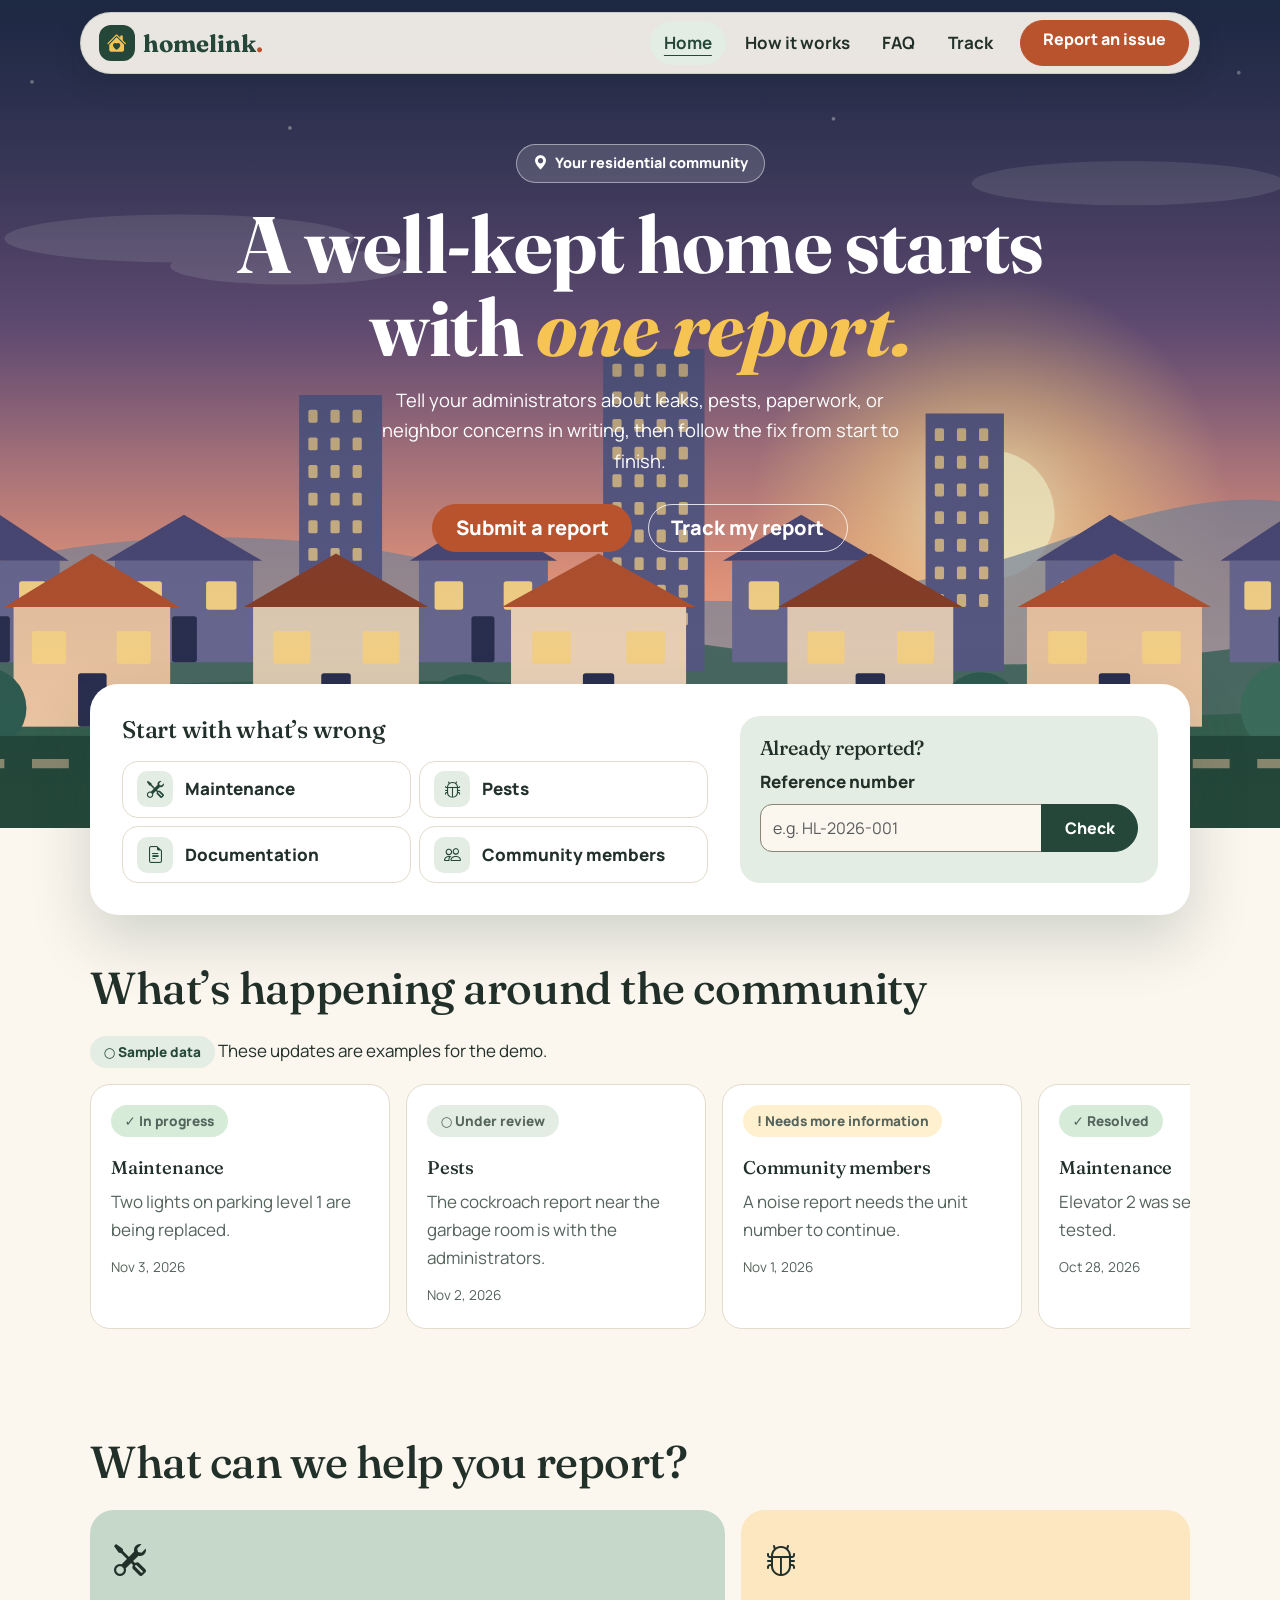
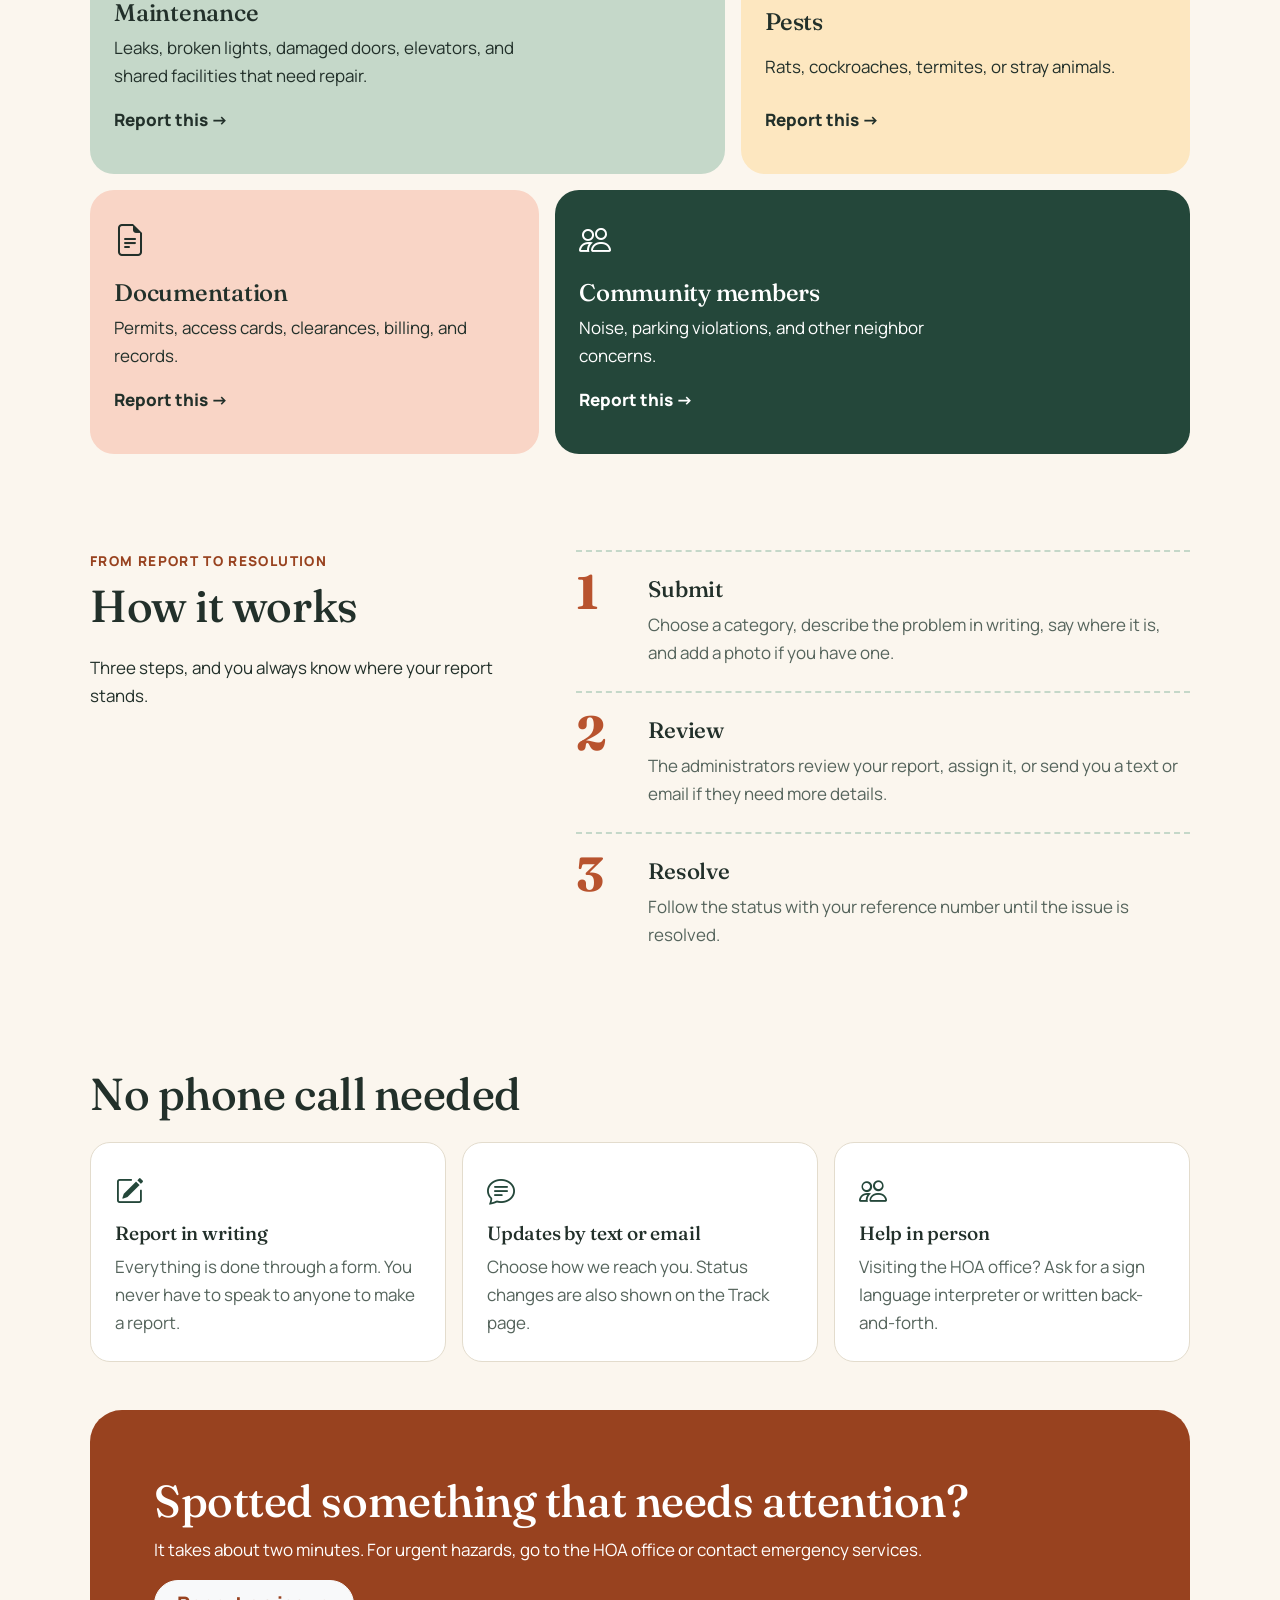
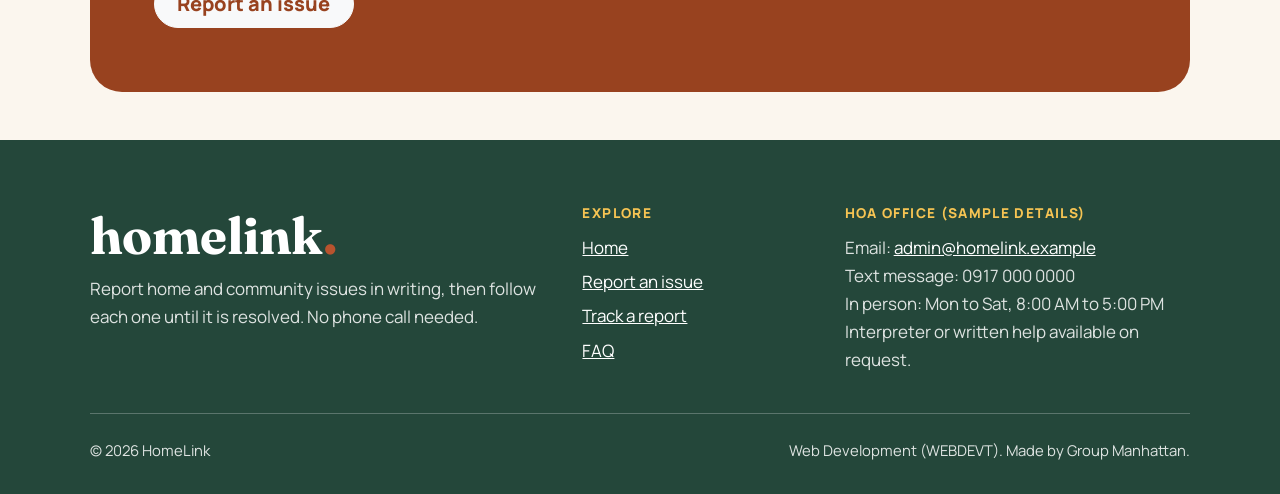
<file: index.html>
<!doctype html>
<html lang="en">
<head>
    <meta charset="utf-8">
    <meta name="viewport" content="width=device-width, initial-scale=1">
    <meta name="theme-color" content="#24473a">
    <meta name="description" content="Report maintenance, pest, documentation, and community concerns to your residential administrators in writing and track them.">
    <title>HomeLink | Report and track community issues</title>

    <link href="https://cdn.jsdelivr.net/npm/bootstrap@5.3.3/dist/css/bootstrap.min.css" rel="stylesheet" integrity="sha384-QWTKZyjpPEjISv5WaRU9OFeRpok6YctnYmDr5pNlyT2bRjXh0JMhjY6hW+ALEwIH" crossorigin="anonymous">
    <link rel="stylesheet" href="https://cdn.jsdelivr.net/npm/bootstrap-icons@1.11.3/font/bootstrap-icons.min.css">
    <link rel="preconnect" href="https://fonts.googleapis.com">
    <link rel="preconnect" href="https://fonts.gstatic.com" crossorigin>
    <link href="https://fonts.googleapis.com/css2?family=Fraunces:ital,opsz,wght@0,9..144,600;0,9..144,700;1,9..144,600&family=Manrope:wght@400;500;600;700;800&display=swap" rel="stylesheet">
    <link rel="stylesheet" href="styles/base.css">
    <link rel="stylesheet" href="styles/home.css">
    <script src="scripts/menu.js" defer></script>
    <script src="scripts/report-lookup.js" defer></script>
</head>
<body>
    <a class="skip-link" href="#main">Skip to main content</a>

    <header class="site-header">
        <nav class="navbar navbar-expand-md" aria-label="Main">
            <a class="navbar-brand" href="index.html" aria-label="HomeLink home page">
                <span class="brand-mark" aria-hidden="true"><i class="bi bi-house-heart-fill"></i></span>
                <span class="brand-name">homelink<span class="brand-period">.</span></span>
            </a>
            <button class="navbar-toggler border-0" type="button" aria-label="Open navigation menu" aria-expanded="false" aria-controls="site-navigation">
                <span class="navbar-toggler-icon" aria-hidden="true"></span>
            </button>
            <ul class="navbar-nav navbar-collapse collapse ms-md-auto justify-content-md-end align-items-md-center gap-md-1" id="site-navigation">
                <li class="nav-item"><a class="nav-link" href="index.html" aria-current="page">Home</a></li>
                <li class="nav-item"><a class="nav-link" href="index.html#how-it-works">How it works</a></li>
                <li class="nav-item"><a class="nav-link" href="faq.html">FAQ</a></li>
                <li class="nav-item"><a class="nav-link" href="track.html">Track</a></li>
                <li class="nav-item"><a class="btn btn-clay ms-md-2" href="report.html">Report an issue</a></li>
            </ul>
        </nav>
    </header>

    <main id="main">
        <section class="hero" id="home" aria-labelledby="hero-title">
            <figure class="hero-figure">
                <img src="assets/hero.svg" alt="Illustration of a residential neighborhood at sunset: rows of houses with warm glowing windows, apartment towers behind them, and trees along a quiet street under a pink and orange sky." width="1600" height="900">
            </figure>
            <p class="hero-badge"><i class="bi bi-geo-alt-fill" aria-hidden="true"></i> Your residential community</p>
            <h1 class="hero-title" id="hero-title">A well-kept home starts with <em>one report.</em></h1>
            <p class="hero-copy">Tell your administrators about leaks, pests, paperwork, or neighbor concerns in writing, then follow the fix from start to finish.</p>
            <p class="hero-actions">
                <a class="btn btn-clay btn-lg" href="report.html">Submit a report</a>
                <a class="btn btn-ghost btn-lg" href="track.html">Track my report</a>
            </p>
        </section>

        <section class="quick" aria-labelledby="quick-title">
            <h2 id="quick-title">Start with what’s wrong</h2>
            <ul class="chips">
                <li><a href="report.html?category=Maintenance"><i class="bi bi-tools" aria-hidden="true"></i>Maintenance</a></li>
                <li><a href="report.html?category=Pests"><i class="bi bi-bug" aria-hidden="true"></i>Pests</a></li>
                <li><a href="report.html?category=Documentation"><i class="bi bi-file-earmark-text" aria-hidden="true"></i>Documentation</a></li>
                <li><a href="report.html?category=Community%20members"><i class="bi bi-people" aria-hidden="true"></i>Community members</a></li>
            </ul>
            <form class="lookup" id="report-lookup-form" role="search" aria-labelledby="lookup-title">
                <h3 id="lookup-title">Already reported?</h3>
                <label class="form-label" for="report-number">Reference number</label>
                <p class="input-group mb-0">

                    <input
                            class="form-control"
                            id="report-number"
                            name="report-number"
                            type="text"
                            placeholder="e.g. HL-2026-001"
                            pattern="HL-[0-9]{4}-[0-9]{3}"
                            title="Please enter a reference number in the format HL-2026-001."
                            autocomplete="off"
                            required
                            aria-describedby="report-lookup-feedback"
                    >

                    <button class="btn btn-forest" type="submit">Check</button>
                </p>
                <p class="lookup-feedback" id="report-lookup-feedback" role="status" hidden></p>
            </form>
        </section>

        <section class="wrap" aria-labelledby="updates-title">
            <h2 class="section-title" id="updates-title">What’s happening around the community</h2>
            <p><span class="pill">Sample data</span> These updates are examples for the demo.</p>
            <ul class="updates" tabindex="0" aria-label="Sample community updates, scrolls sideways">
                <li>
                    <article class="update-card">
                        <p class="pill is-verdict">In progress</p>
                        <h3>Maintenance</h3>
                        <p>Two lights on parking level 1 are being replaced.</p>
                        <time datetime="2026-11-03">Nov 3, 2026</time>
                    </article>
                </li>
                <li>
                    <article class="update-card">
                        <p class="pill ">Under review</p>
                        <h3>Pests</h3>
                        <p>The cockroach report near the garbage room is with the administrators.</p>
                        <time datetime="2026-11-02">Nov 2, 2026</time>
                    </article>
                </li>
                <li>
                    <article class="update-card">
                        <p class="pill is-warn">Needs more information</p>
                        <h3>Community members</h3>
                        <p>A noise report needs the unit number to continue.</p>
                        <time datetime="2026-11-01">Nov 1, 2026</time>
                    </article>
                </li>
                <li>
                    <article class="update-card">
                        <p class="pill is-verdict">Resolved</p>
                        <h3>Maintenance</h3>
                        <p>Elevator 2 was serviced and tested.</p>
                        <time datetime="2026-10-28">Oct 28, 2026</time>
                    </article>
                </li>
            </ul>
        </section>

        <section class="wrap" id="categories" aria-labelledby="cat-title">
            <h2 class="section-title" id="cat-title">What can we help you report?</h2>
            <ul class="bento">
                <li>
                    <article class="tile">
                        <i class="bi bi-tools" aria-hidden="true"></i>
                        <h3><a class="stretched-link" href="report.html?category=Maintenance">Maintenance<span class="visually-hidden">: start a report</span></a></h3>
                        <p>Leaks, broken lights, damaged doors, elevators, and shared facilities that need repair.</p>
                        <p class="go" aria-hidden="true">Report this →</p>
                    </article>
                </li>
                <li>
                    <article class="tile">
                        <i class="bi bi-bug" aria-hidden="true"></i>
                        <h3><a class="stretched-link" href="report.html?category=Pests">Pests<span class="visually-hidden">: start a report</span></a></h3>
                        <p>Rats, cockroaches, termites, or stray animals.</p>
                        <p class="go" aria-hidden="true">Report this →</p>
                    </article>
                </li>
                <li>
                    <article class="tile">
                        <i class="bi bi-file-earmark-text" aria-hidden="true"></i>
                        <h3><a class="stretched-link" href="report.html?category=Documentation">Documentation<span class="visually-hidden">: start a report</span></a></h3>
                        <p>Permits, access cards, clearances, billing, and records.</p>
                        <p class="go" aria-hidden="true">Report this →</p>
                    </article>
                </li>
                <li>
                    <article class="tile">
                        <i class="bi bi-people" aria-hidden="true"></i>
                        <h3><a class="stretched-link" href="report.html?category=Community%20members">Community members<span class="visually-hidden">: start a report</span></a></h3>
                        <p>Noise, parking violations, and other neighbor concerns.</p>
                        <p class="go" aria-hidden="true">Report this →</p>
                    </article>
                </li>
            </ul>
        </section>

        <section class="wrap how" id="how-it-works" aria-labelledby="how-title">
            <header>
                <p class="page-kicker">From report to resolution</p>
                <h2 class="section-title" id="how-title">How it works</h2>
                <p>Three steps, and you always know where your report stands.</p>
            </header>
            <ol class="steps">
                <li><h3>Submit</h3><p>Choose a category, describe the problem in writing, say where it is, and add a photo if you have one.</p></li>
                <li><h3>Review</h3><p>The administrators review your report, assign it, or send you a text or email if they need more details.</p></li>
                <li><h3>Resolve</h3><p>Follow the status with your reference number until the issue is resolved.</p></li>
            </ol>
        </section>

        <section class="wrap" aria-labelledby="comms-title">
            <h2 class="section-title" id="comms-title">No phone call needed</h2>
            <ul class="comms-list">
                <li>
                    <article>
                        <i class="bi bi-pencil-square" aria-hidden="true"></i>
                        <h3>Report in writing</h3>
                        <p>Everything is done through a form. You never have to speak to anyone to make a report.</p>
                    </article>
                </li>
                <li>
                    <article>
                        <i class="bi bi-chat-text" aria-hidden="true"></i>
                        <h3>Updates by text or email</h3>
                        <p>Choose how we reach you. Status changes are also shown on the Track page.</p>
                    </article>
                </li>
                <li>
                    <article>
                        <i class="bi bi-people" aria-hidden="true"></i>
                        <h3>Help in person</h3>
                        <p>Visiting the HOA office? Ask for a sign language interpreter or written back-and-forth.</p>
                    </article>
                </li>
            </ul>
        </section>

        <aside class="cta-band" aria-labelledby="cta-title">
            <section>
                <h2 id="cta-title">Spotted something that needs attention?</h2>
                <p>It takes about two minutes. For urgent hazards, go to the HOA office or contact emergency services.</p>
            </section>
            <a class="btn btn-light btn-lg" href="report.html">Report an issue</a>
        </aside>
    </main>

    <footer class="site-footer">
        <section aria-labelledby="footer-about">
            <h2 class="visually-hidden" id="footer-about">About HomeLink</h2>
            <p class="footer-wordmark">homelink<span class="brand-period">.</span></p>
            <p>Report home and community issues in writing, then follow each one until it is resolved. No phone call needed.</p>
        </section>
        <nav aria-labelledby="footer-explore">
            <h2 class="footer-heading" id="footer-explore">Explore</h2>
            <ul>
                <li><a href="index.html">Home</a></li>
                <li><a href="report.html">Report an issue</a></li>
                <li><a href="track.html">Track a report</a></li>
                <li><a href="faq.html">FAQ</a></li>
            </ul>
        </nav>
        <section aria-labelledby="footer-contact">
            <h2 class="footer-heading" id="footer-contact">HOA office (sample details)</h2>
            <address>
                Email: <a href="mailto:admin@homelink.example">admin@homelink.example</a><br>
                Text message: 0917 000 0000<br>
                In person: Mon to Sat, <time datetime="08:00">8:00 AM</time> to <time datetime="17:00">5:00 PM</time><br>
                Interpreter or written help available on request.
            </address>
        </section>
        <p class="footer-legal">
            <small>&copy; 2026 HomeLink</small>
            <small>Web Development (WEBDEVT). Made by Group Manhattan.</small>
        </p>
    </footer>
</body>
</html>
</file>
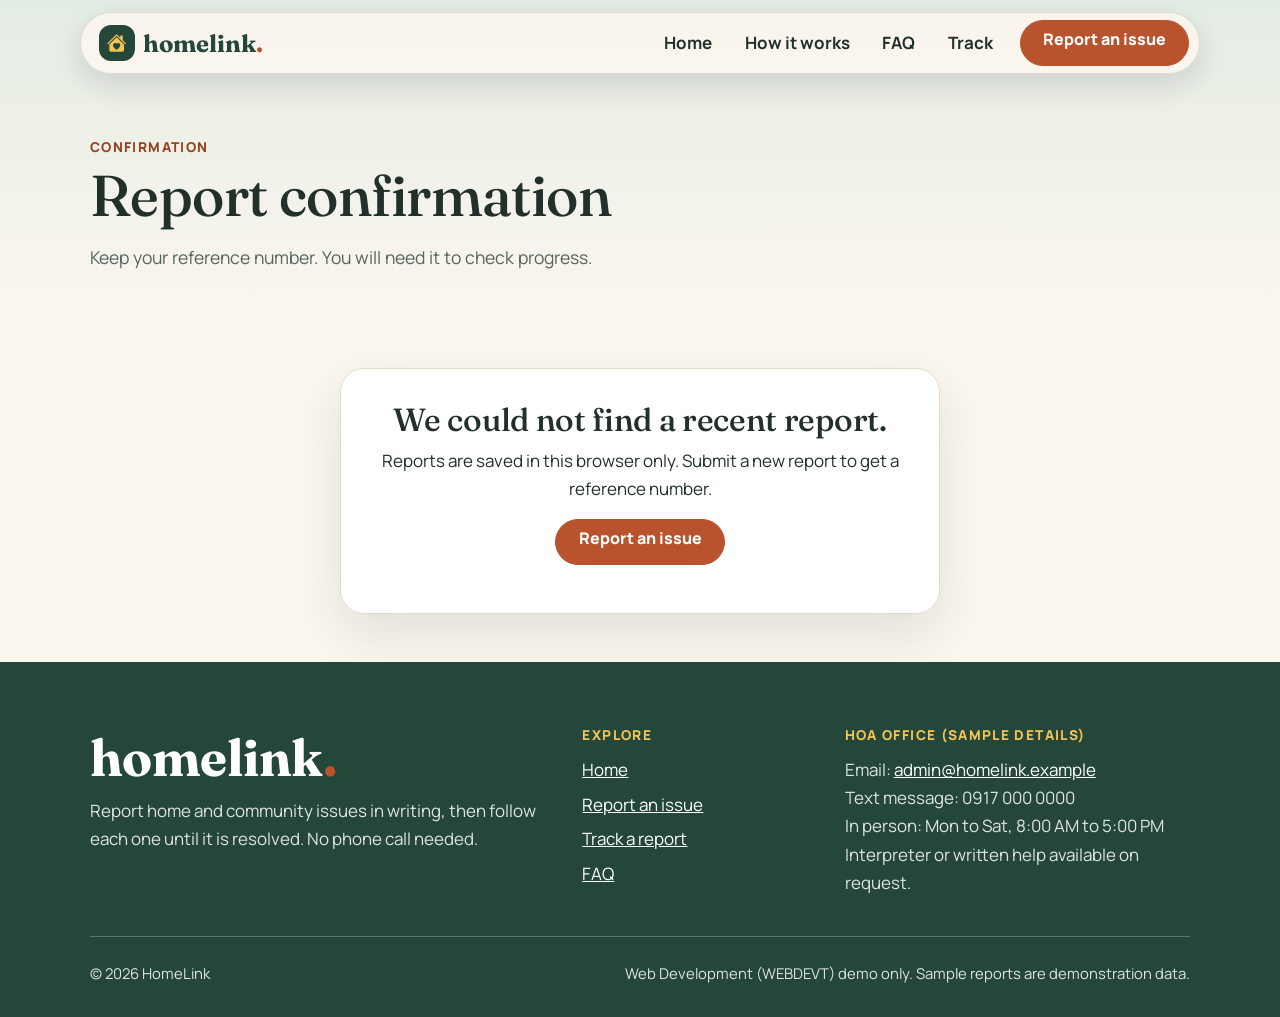
<file: confirmation.html>
<!doctype html>
<html lang="en">
  <head>
    <meta charset="utf-8">
    <meta name="viewport" content="width=device-width, initial-scale=1">
    <meta name="theme-color" content="#24473a">
    <meta name="description" content="Confirmation that your HomeLink report was received.">
    <title>Report submitted | HomeLink</title>

    <link href="https://cdn.jsdelivr.net/npm/bootstrap@5.3.3/dist/css/bootstrap.min.css" rel="stylesheet" integrity="sha384-QWTKZyjpPEjISv5WaRU9OFeRpok6YctnYmDr5pNlyT2bRjXh0JMhjY6hW+ALEwIH" crossorigin="anonymous">
    <link rel="stylesheet" href="https://cdn.jsdelivr.net/npm/bootstrap-icons@1.11.3/font/bootstrap-icons.min.css">
    <link rel="preconnect" href="https://fonts.googleapis.com">
    <link rel="preconnect" href="https://fonts.gstatic.com" crossorigin>
    <link href="https://fonts.googleapis.com/css2?family=Fraunces:ital,opsz,wght@0,9..144,600;0,9..144,700;1,9..144,600&family=Manrope:wght@400;500;600;700;800&display=swap" rel="stylesheet">
    <link rel="stylesheet" href="styles/base.css">
    <link rel="stylesheet" href="styles/confirmation.css">
    <script src="scripts/menu.js" defer></script>
    <script src="scripts/confirmation.js" defer></script>
  </head>
  <body>
    <a class="skip-link" href="#main">Skip to main content</a>

    <header class="site-header">
      <nav class="navbar navbar-expand-md" aria-label="Main">
        <a class="navbar-brand" href="index.html" aria-label="HomeLink home page">
          <span class="brand-mark" aria-hidden="true"><i class="bi bi-house-heart-fill"></i></span>
          <span class="brand-name">homelink<span class="brand-period">.</span></span>
        </a>
        <button class="navbar-toggler border-0" type="button" aria-label="Open navigation menu" aria-expanded="false" aria-controls="site-navigation">
          <span class="navbar-toggler-icon" aria-hidden="true"></span>
        </button>
        <ul class="navbar-nav navbar-collapse collapse ms-md-auto justify-content-md-end align-items-md-center gap-md-1" id="site-navigation">
        <li class="nav-item"><a class="nav-link" href="index.html">Home</a></li>
        <li class="nav-item"><a class="nav-link" href="index.html#how-it-works">How it works</a></li>
        <li class="nav-item"><a class="nav-link" href="faq.html">FAQ</a></li>
        <li class="nav-item"><a class="nav-link" href="track.html">Track</a></li>
        <li class="nav-item"><a class="btn btn-clay ms-md-2" href="report.html" aria-current="page">Report an issue</a></li>
        </ul>
      </nav>
    </header>

    <main id="main">
      <header class="page-band">
        <p class="page-kicker">Confirmation</p>
        <h1 class="page-title" id="confirm-title">Report confirmation</h1>
        <p class="page-copy">Keep your reference number. You will need it to check progress.</p>
      </header>

      <section class="wrap confirm-wrap" aria-label="Your report receipt">
        <article class="receipt" id="confirm-card" aria-labelledby="receipt-title" hidden>
          <header>
            <p class="receipt-check" aria-hidden="true"><i class="bi bi-check-lg"></i></p>
            <h2 id="receipt-title">Report submitted</h2>
            <p class="confirm-label">Reference number</p>
            <p class="confirm-number" id="confirm-number"></p>
          </header>
          <dl>
            <dt>Category</dt><dd id="confirm-category"></dd>
            <dt>Location</dt><dd id="confirm-location"></dd>
            <dt>Status</dt><dd><span class="pill">Submitted</span></dd>
            <dt>Updates by</dt><dd id="confirm-method"></dd>
          </dl>
          <p>We will send updates by <strong id="confirm-method-text"></strong>. We will not call you. You can also check progress on the Track page.</p>
          <p class="confirm-actions">
            <a class="btn btn-forest" id="confirm-track" href="track.html">Track this report</a>
            <a class="btn btn-outline-dark" href="index.html">Back to home</a>
          </p>
        </article>
        <article class="confirm-empty" id="confirm-empty" hidden>
          <h2>We could not find a recent report.</h2>
          <p>Reports are saved in this browser only. Submit a new report to get a reference number.</p>
          <p><a class="btn btn-clay" href="report.html">Report an issue</a></p>
        </article>
      </section>
    </main>

    <footer class="site-footer">
      <section aria-labelledby="footer-about">
        <h2 class="visually-hidden" id="footer-about">About HomeLink</h2>
        <p class="footer-wordmark">homelink<span class="brand-period">.</span></p>
        <p>Report home and community issues in writing, then follow each one until it is resolved. No phone call needed.</p>
      </section>
      <nav aria-labelledby="footer-explore">
        <h2 class="footer-heading" id="footer-explore">Explore</h2>
        <ul>
          <li><a href="index.html">Home</a></li>
          <li><a href="report.html">Report an issue</a></li>
          <li><a href="track.html">Track a report</a></li>
          <li><a href="faq.html">FAQ</a></li>
        </ul>
      </nav>
      <section aria-labelledby="footer-contact">
        <h2 class="footer-heading" id="footer-contact">HOA office (sample details)</h2>
        <address>
          Email: <a href="mailto:admin@homelink.example">admin@homelink.example</a><br>
          Text message: 0917 000 0000<br>
          In person: Mon to Sat, <time datetime="08:00">8:00 AM</time> to <time datetime="17:00">5:00 PM</time><br>
          Interpreter or written help available on request.
        </address>
      </section>
      <p class="footer-legal">
        <small>&copy; 2026 HomeLink</small>
        <small>Web Development (WEBDEVT) demo only. Sample reports are demonstration data.</small>
      </p>
    </footer>
  </body>
</html>
</file>
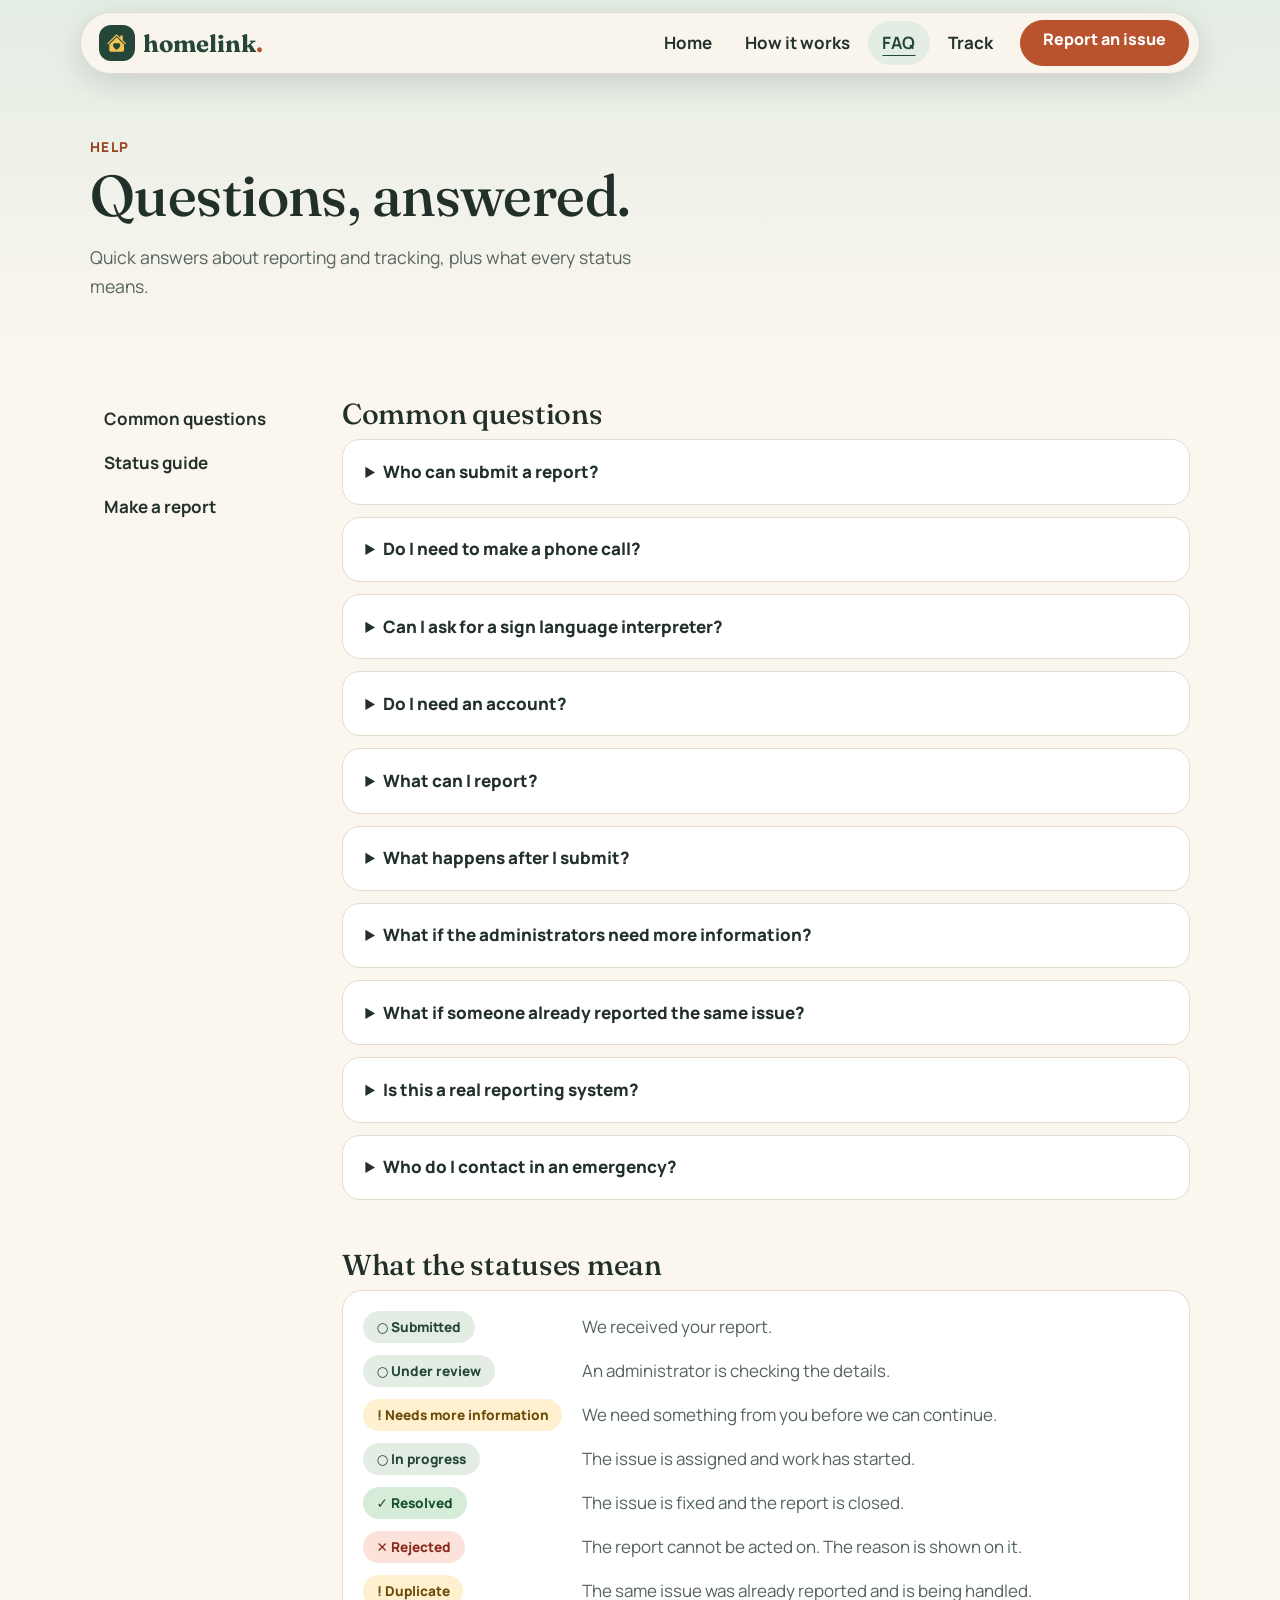
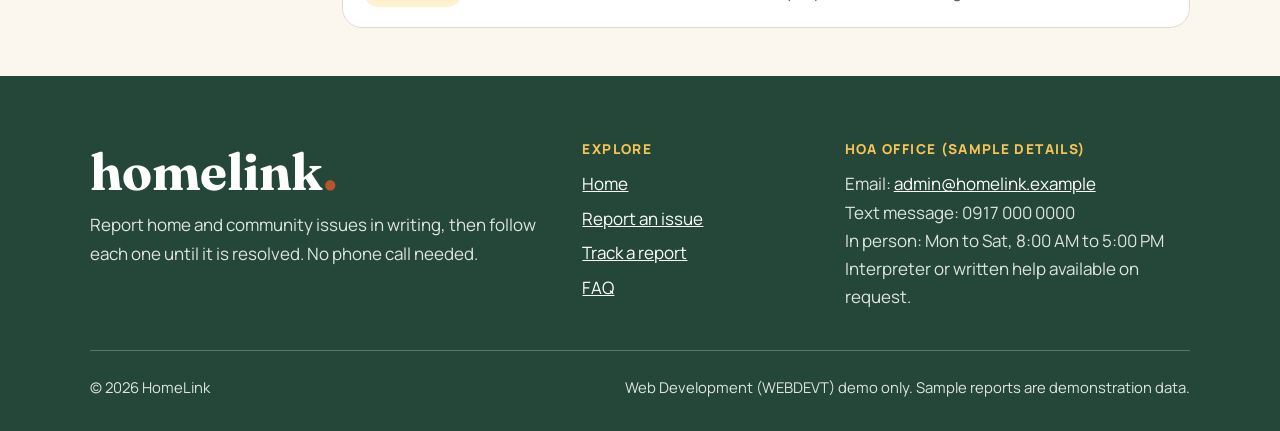
<file: faq.html>
<!doctype html>
<html lang="en">
  <head>
    <meta charset="utf-8">
    <meta name="viewport" content="width=device-width, initial-scale=1">
    <meta name="theme-color" content="#24473a">
    <meta name="description" content="Answers to common questions about reporting and tracking issues with HomeLink.">
    <title>FAQ | HomeLink</title>

    <link href="https://cdn.jsdelivr.net/npm/bootstrap@5.3.3/dist/css/bootstrap.min.css" rel="stylesheet" integrity="sha384-QWTKZyjpPEjISv5WaRU9OFeRpok6YctnYmDr5pNlyT2bRjXh0JMhjY6hW+ALEwIH" crossorigin="anonymous">
    <link rel="stylesheet" href="https://cdn.jsdelivr.net/npm/bootstrap-icons@1.11.3/font/bootstrap-icons.min.css">
    <link rel="preconnect" href="https://fonts.googleapis.com">
    <link rel="preconnect" href="https://fonts.gstatic.com" crossorigin>
    <link href="https://fonts.googleapis.com/css2?family=Fraunces:ital,opsz,wght@0,9..144,600;0,9..144,700;1,9..144,600&family=Manrope:wght@400;500;600;700;800&display=swap" rel="stylesheet">
    <link rel="stylesheet" href="styles/base.css">
    <link rel="stylesheet" href="styles/faq.css">
    <script src="scripts/menu.js" defer></script>
  </head>
  <body>
    <a class="skip-link" href="#main">Skip to main content</a>

    <header class="site-header">
      <nav class="navbar navbar-expand-md" aria-label="Main">
        <a class="navbar-brand" href="index.html" aria-label="HomeLink home page">
          <span class="brand-mark" aria-hidden="true"><i class="bi bi-house-heart-fill"></i></span>
          <span class="brand-name">homelink<span class="brand-period">.</span></span>
        </a>
        <button class="navbar-toggler border-0" type="button" aria-label="Open navigation menu" aria-expanded="false" aria-controls="site-navigation">
          <span class="navbar-toggler-icon" aria-hidden="true"></span>
        </button>
        <ul class="navbar-nav navbar-collapse collapse ms-md-auto justify-content-md-end align-items-md-center gap-md-1" id="site-navigation">
        <li class="nav-item"><a class="nav-link" href="index.html">Home</a></li>
        <li class="nav-item"><a class="nav-link" href="index.html#how-it-works">How it works</a></li>
        <li class="nav-item"><a class="nav-link" href="faq.html" aria-current="page">FAQ</a></li>
        <li class="nav-item"><a class="nav-link" href="track.html">Track</a></li>
        <li class="nav-item"><a class="btn btn-clay ms-md-2" href="report.html">Report an issue</a></li>
        </ul>
      </nav>
    </header>

    <main id="main">
      <header class="page-band">
        <p class="page-kicker">Help</p>
        <h1 class="page-title" id="faq-title">Questions, answered.</h1>
        <p class="page-copy">Quick answers about reporting and tracking, plus what every status means.</p>
      </header>

      <section class="wrap faq-layout" aria-labelledby="faq-title">
        <nav class="faq-nav" aria-label="On this page">
          <ul>
            <li><a href="#questions">Common questions</a></li>
            <li><a href="#statuses">Status guide</a></li>
            <li><a href="report.html">Make a report</a></li>
          </ul>
        </nav>
        <article>
          <section id="questions" aria-labelledby="questions-title">
            <h2 id="questions-title">Common questions</h2>
          <details class="faq-item"><summary>Who can submit a report?</summary><p>Residents and property owners aged 18 and above can report issues in their residential community.</p></details>
          <details class="faq-item"><summary>Do I need to make a phone call?</summary><p>No. Reporting and tracking are done in writing on this website. You choose to receive updates by text message, by email, or in person at the HOA office.</p></details>
          <details class="faq-item"><summary>Can I ask for a sign language interpreter?</summary><p>Yes. Tick the interpreter box on the report form. The administrators will arrange an interpreter or written communication for any in-person visit.</p></details>
          <details class="faq-item"><summary>Do I need an account?</summary><p>No. Your name and mobile number are enough, so the administrators can reach you if they need more details.</p></details>
          <details class="faq-item"><summary>What can I report?</summary><p>Maintenance problems, pests, documentation concerns, and community-member concerns such as noise or parking. Pick the closest category on the report form.</p></details>
          <details class="faq-item"><summary>What happens after I submit?</summary><p>You get a reference number right away. The administrators review the report, and you can follow its status on the Track page.</p></details>
          <details class="faq-item"><summary>What if the administrators need more information?</summary><p>The status changes to Needs more information and a note explains what is missing. Processing continues once you reply.</p></details>
          <details class="faq-item"><summary>What if someone already reported the same issue?</summary><p>The report is marked as a duplicate and linked to the original, so no second work order is created.</p></details>
          <details class="faq-item"><summary>Is this a real reporting system?</summary><p>No. HomeLink is a front-end prototype for a class project. Reports stay in your browser and the sample cases are demonstration data.</p></details>
          <details class="faq-item"><summary>Who do I contact in an emergency?</summary><p>Go to the HOA office or contact local emergency services directly. Do not wait for a report to be reviewed when there is immediate danger.</p></details>
          </section>
          <section id="statuses" aria-labelledby="statuses-title">
            <h2 id="statuses-title">What the statuses mean</h2>
            <dl class="status-list">
          <dt><span class="pill ">Submitted</span></dt><dd>We received your report.</dd>
          <dt><span class="pill ">Under review</span></dt><dd>An administrator is checking the details.</dd>
          <dt><span class="pill is-warn">Needs more information</span></dt><dd>We need something from you before we can continue.</dd>
          <dt><span class="pill ">In progress</span></dt><dd>The issue is assigned and work has started.</dd>
          <dt><span class="pill is-verdict">Resolved</span></dt><dd>The issue is fixed and the report is closed.</dd>
          <dt><span class="pill is-bad">Rejected</span></dt><dd>The report cannot be acted on. The reason is shown on it.</dd>
          <dt><span class="pill is-warn">Duplicate</span></dt><dd>The same issue was already reported and is being handled.</dd>
            </dl>
          </section>
        </article>
      </section>
    </main>

    <footer class="site-footer">
      <section aria-labelledby="footer-about">
        <h2 class="visually-hidden" id="footer-about">About HomeLink</h2>
        <p class="footer-wordmark">homelink<span class="brand-period">.</span></p>
        <p>Report home and community issues in writing, then follow each one until it is resolved. No phone call needed.</p>
      </section>
      <nav aria-labelledby="footer-explore">
        <h2 class="footer-heading" id="footer-explore">Explore</h2>
        <ul>
          <li><a href="index.html">Home</a></li>
          <li><a href="report.html">Report an issue</a></li>
          <li><a href="track.html">Track a report</a></li>
          <li><a href="faq.html">FAQ</a></li>
        </ul>
      </nav>
      <section aria-labelledby="footer-contact">
        <h2 class="footer-heading" id="footer-contact">HOA office (sample details)</h2>
        <address>
          Email: <a href="mailto:admin@homelink.example">admin@homelink.example</a><br>
          Text message: 0917 000 0000<br>
          In person: Mon to Sat, <time datetime="08:00">8:00 AM</time> to <time datetime="17:00">5:00 PM</time><br>
          Interpreter or written help available on request.
        </address>
      </section>
      <p class="footer-legal">
        <small>&copy; 2026 HomeLink</small>
        <small>Web Development (WEBDEVT) demo only. Sample reports are demonstration data.</small>
      </p>
    </footer>
  </body>
</html>
</file>
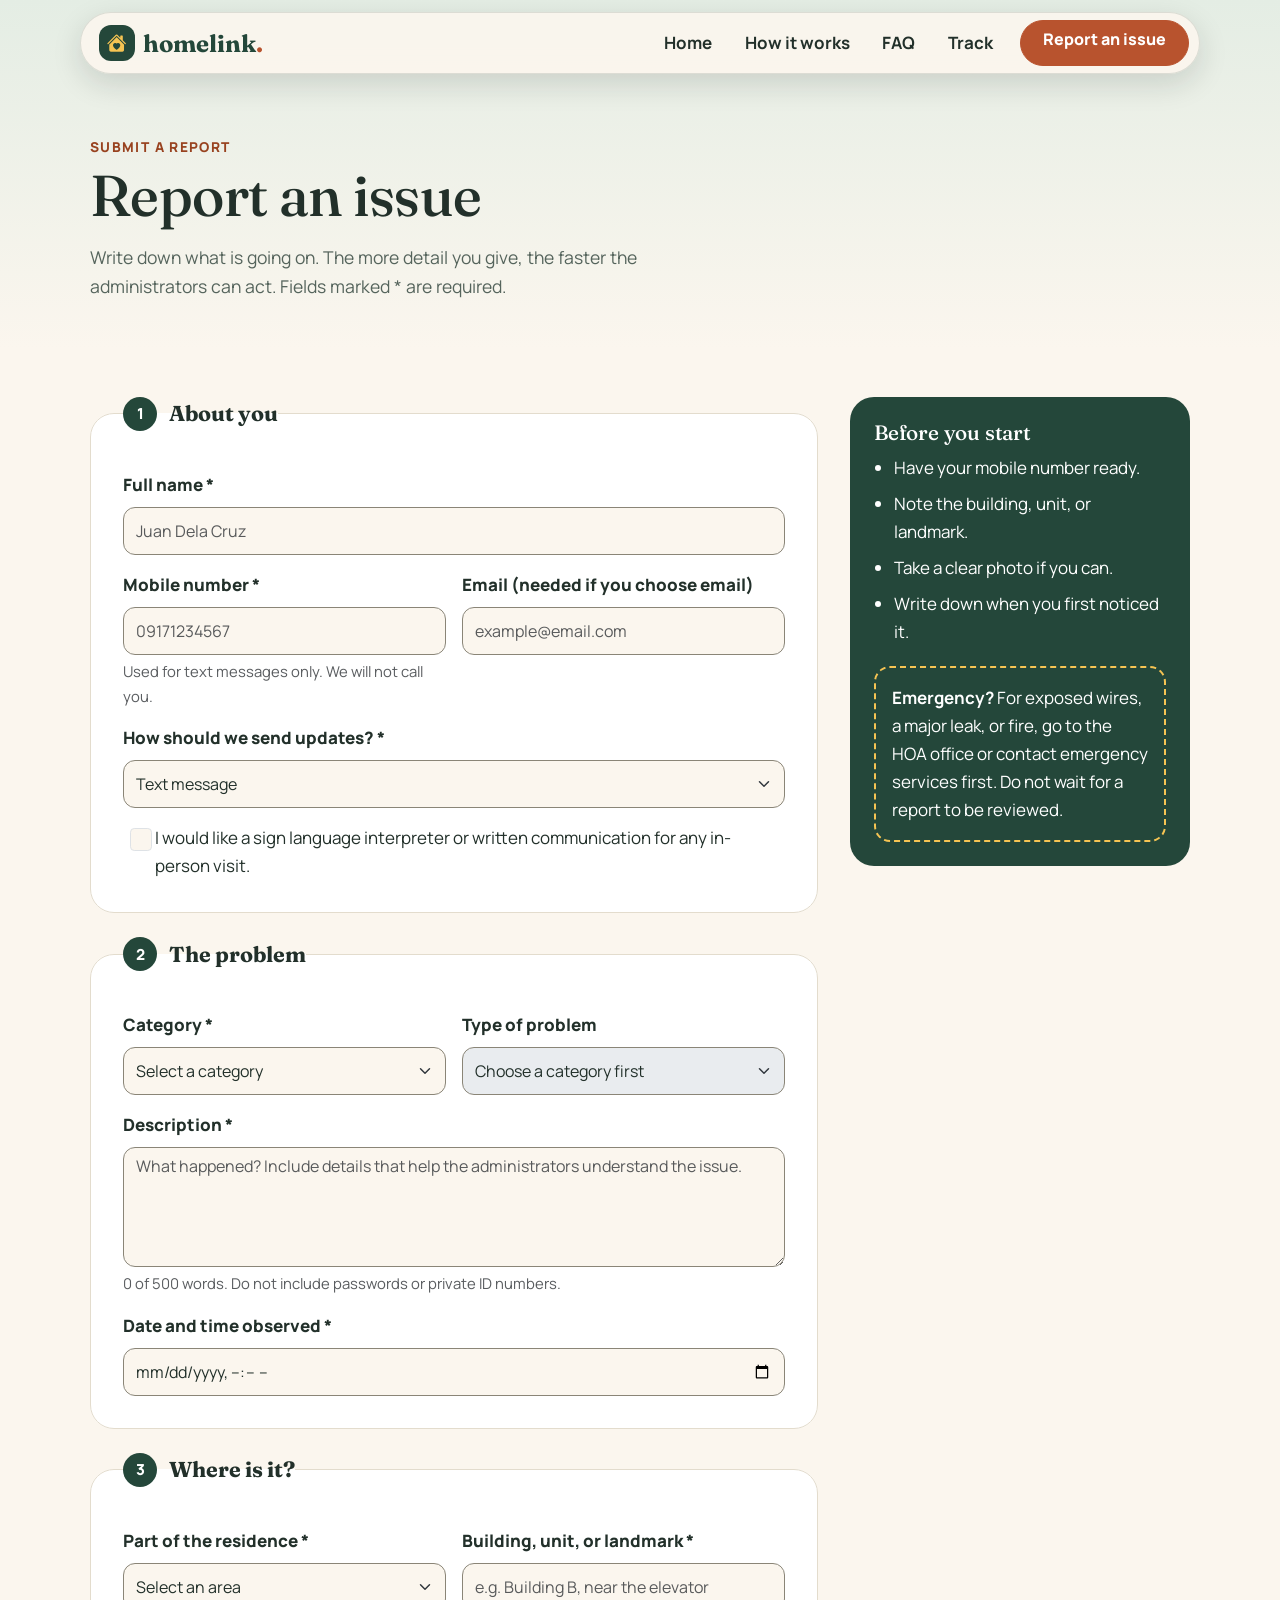
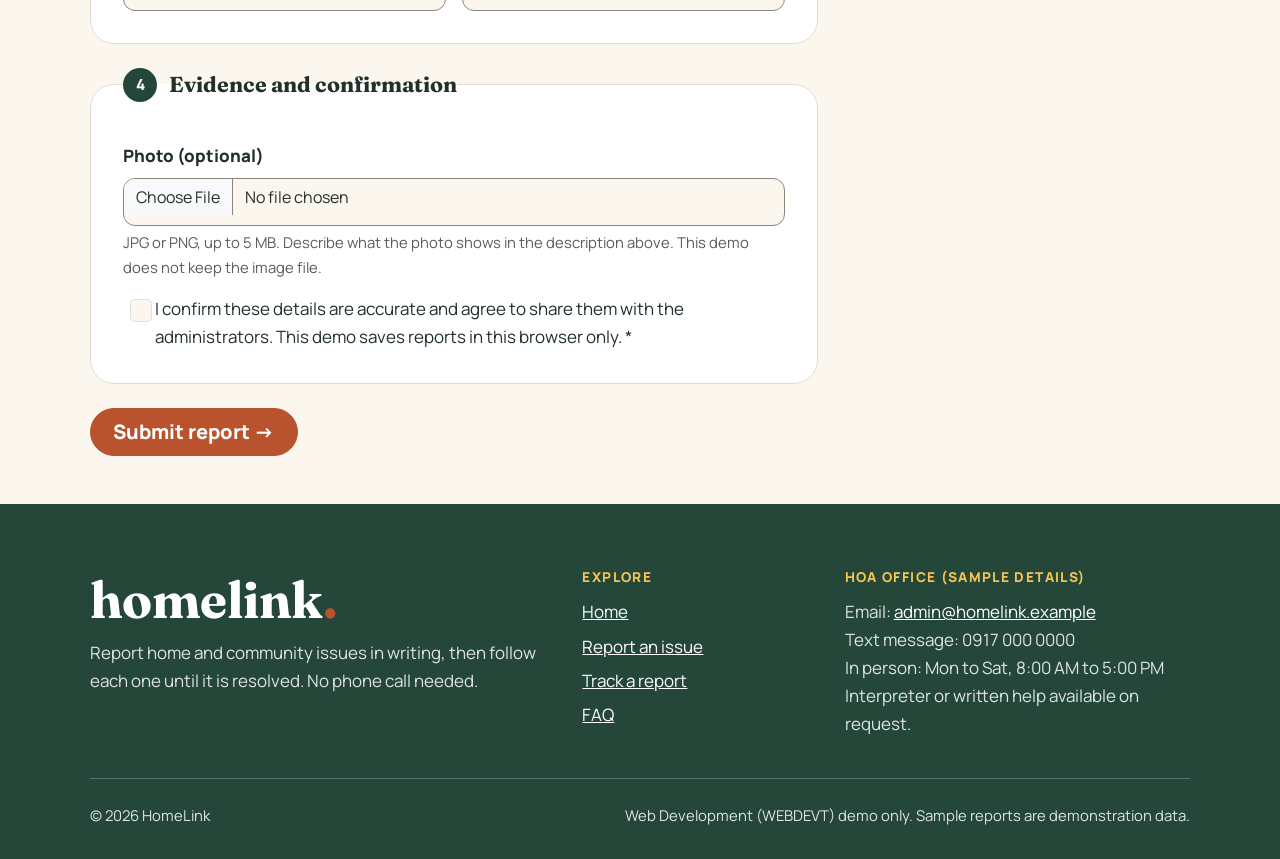
<file: report.html>
<!doctype html>
<html lang="en">
<head>
    <meta charset="utf-8">
    <meta name="viewport" content="width=device-width, initial-scale=1">
    <meta name="theme-color" content="#24473a">
    <meta name="description" content="Submit a maintenance, pest, documentation, or community concern to your residential administrators.">
    <title>Report an issue | HomeLink</title>

    <link href="https://cdn.jsdelivr.net/npm/bootstrap@5.3.3/dist/css/bootstrap.min.css" rel="stylesheet" integrity="sha384-QWTKZyjpPEjISv5WaRU9OFeRpok6YctnYmDr5pNlyT2bRjXh0JMhjY6hW+ALEwIH" crossorigin="anonymous">
    <link rel="stylesheet" href="https://cdn.jsdelivr.net/npm/bootstrap-icons@1.11.3/font/bootstrap-icons.min.css">
    <link rel="preconnect" href="https://fonts.googleapis.com">
    <link rel="preconnect" href="https://fonts.gstatic.com" crossorigin>
    <link href="https://fonts.googleapis.com/css2?family=Fraunces:ital,opsz,wght@0,9..144,600;0,9..144,700;1,9..144,600&family=Manrope:wght@400;500;600;700;800&display=swap" rel="stylesheet">
    <link rel="stylesheet" href="styles/base.css">
    <link rel="stylesheet" href="styles/report.css">
    <script src="scripts/menu.js" defer></script>
    <script src="scripts/report.js" defer></script>
</head>
<body>
    <a class="skip-link" href="#main">Skip to main content</a>

    <header class="site-header">
        <nav class="navbar navbar-expand-md" aria-label="Main">
            <a class="navbar-brand" href="index.html" aria-label="HomeLink home page">
                <span class="brand-mark" aria-hidden="true"><i class="bi bi-house-heart-fill"></i></span>
                <span class="brand-name">homelink<span class="brand-period">.</span></span>
            </a>
            <button class="navbar-toggler border-0" type="button" aria-label="Open navigation menu" aria-expanded="false" aria-controls="site-navigation">
                <span class="navbar-toggler-icon" aria-hidden="true"></span>
            </button>
            <ul class="navbar-nav navbar-collapse collapse ms-md-auto justify-content-md-end align-items-md-center gap-md-1" id="site-navigation">
                <li class="nav-item"><a class="nav-link" href="index.html">Home</a></li>
                <li class="nav-item"><a class="nav-link" href="index.html#how-it-works">How it works</a></li>
                <li class="nav-item"><a class="nav-link" href="faq.html">FAQ</a></li>
                <li class="nav-item"><a class="nav-link" href="track.html">Track</a></li>
                <li class="nav-item"><a class="btn btn-clay ms-md-2" href="report.html" aria-current="page">Report an issue</a></li>
            </ul>
        </nav>
    </header>

    <main id="main">
        <header class="page-band">
            <p class="page-kicker">Submit a report</p>
            <h1 class="page-title" id="report-title">Report an issue</h1>
            <p class="page-copy">Write down what is going on. The more detail you give, the faster the administrators can act. Fields marked * are required.</p>
        </header>

        <section class="wrap report-layout" aria-labelledby="report-title">
            <form id="report-form" aria-labelledby="report-title">

                <fieldset class="form-card">
                    <legend data-step="1">About you</legend>
                    <p class="field full">
                        <label class="form-label" for="reporter-name">Full name <span aria-hidden="true">*</span></label>
                        <input class="form-control" id="reporter-name" name="name" type="text" pattern="[A-Za-zÀ-ÿ]+(?:(?: |'|-)[A-Za-zÀ-ÿ]+)*" autocomplete="name" placeholder="Juan Dela Cruz" required>
                        <span class="invalid-feedback">Please enter a valid name without numbers or special characters.</span>
                    </p>
                    <p class="field">
                        <label class="form-label" for="contact-number">Mobile number <span aria-hidden="true">*</span></label>

                        <input
                                class="form-control"
                                id="contact-number"
                                name="contact"
                                type="tel"
                                pattern="(09|\\+639)[0-9]{9}"
                                inputmode="tel"
                                autocomplete="tel"
                                placeholder="09171234567"
                                required
                        >

                        <small class="form-text">Used for text messages only. We will not call you.</small>
                        <span class="invalid-feedback">Please enter a valid 11-digit mobile number starting with 09.</span>
                    </p>
                    <p class="field">
                        <label class="form-label" for="email-address">Email (needed if you choose email)</label>
                        <input
                                class="form-control"
                                id="email-address"
                                name="email"
                                type="email"
                                autocomplete="email"
                                placeholder="example@email.com"
                        >
                        <span class="invalid-feedback">
                                Please enter a valid email address.
                        </span>
                    </p>
                    <p class="field full">
                        <label class="form-label" for="contact-method">How should we send updates? <span aria-hidden="true">*</span></label>
                        <select class="form-select" id="contact-method" name="contactMethod" required>
                            <option>Text message</option>
                            <option>Email</option>
                            <option>Visit the HOA office</option>
                        </select>
                    </p>
                    <p class="field full form-check">
                        <input class="form-check-input" id="interpreter" name="interpreter" type="checkbox">
                        <label class="form-check-label" for="interpreter">I would like a sign language interpreter or written communication for any in-person visit.</label>
                    </p>
                </fieldset>

                <fieldset class="form-card">
                    <legend data-step="2">The problem</legend>
                    <p class="field">
                        <label class="form-label" for="report-category">Category <span aria-hidden="true">*</span></label>
                        <select class="form-select" id="report-category" name="category" required>
                            <option value="" selected disabled>Select a category</option>
                            <option>Maintenance</option>
                            <option>Pests</option>
                            <option>Documentation</option>
                            <option>Community members</option>
                        </select>
                        <span class="invalid-feedback">Choose the category that best fits this issue.</span>
                    </p>
                    <p class="field">
                        <label class="form-label" for="report-detail">Type of problem</label>
                        <select class="form-select" id="report-detail" name="detail" disabled>
                            <option value="">Choose a category first</option>
                        </select>
                    </p>
                    <p class="field full">
                        <label class="form-label" for="incident-description">Description <span aria-hidden="true">*</span></label>
                        <textarea class="form-control" id="incident-description" name="description" rows="4" placeholder="What happened? Include details that help the administrators understand the issue." required aria-describedby="word-count"></textarea>
                        <small class="form-text" id="word-count">0 of 500 words. Do not include passwords or private ID numbers.</small>
                        <span class="invalid-feedback">Describe the problem in 500 words or fewer.</span>
                    </p>
                    <p class="field full">
                        <label class="form-label" for="date-observed">Date and time observed <span aria-hidden="true">*</span></label>
                        <input class="form-control" id="date-observed" name="observed" type="datetime-local" required>
                        <span class="invalid-feedback">Choose when you noticed the problem. It cannot be in the future.</span>
                    </p>
                </fieldset>

                <fieldset class="form-card">
                    <legend data-step="3">Where is it?</legend>
                    <p class="field">
                        <label class="form-label" for="residence-area">Part of the residence <span aria-hidden="true">*</span></label>
                        <select class="form-select" id="residence-area" name="area" required>
                            <option value="" selected disabled>Select an area</option>
                            <option>Unit / room</option>
                            <option>Hallway</option>
                            <option>Lobby</option>
                            <option>Parking</option>
                            <option>Garden / playground</option>
                            <option>Gate / security post</option>
                            <option>Other common area</option>
                        </select>
                        <span class="invalid-feedback">Choose which part of the residence this is in.</span>
                    </p>
                    <p class="field">
                        <label class="form-label" for="location-text">Building, unit, or landmark <span aria-hidden="true">*</span></label>
                        <input class="form-control" id="location-text" name="location" type="text" placeholder="e.g. Building B, near the elevator" required>
                        <span class="invalid-feedback">Enter the building, unit, or landmark of the issue.</span>
                    </p>
                </fieldset>

                <fieldset class="form-card">
                    <legend data-step="4">Evidence and confirmation</legend>
                    <p class="field full">
                        <label class="form-label" for="report-photo">Photo (optional)</label>
                        <input class="form-control" id="report-photo" name="photo" type="file" accept="image/png,image/jpeg">
                        <small class="form-text">JPG or PNG, up to 5 MB. Describe what the photo shows in the description above. This demo does not keep the image file.</small>
                        <span class="invalid-feedback">Choose a JPG or PNG image no larger than 5 MB.</span>
                    </p>
                    <p class="field full form-check">
                        <input class="form-check-input" id="privacy-consent" name="privacy-consent" type="checkbox" required>
                        <label class="form-check-label" for="privacy-consent">I confirm these details are accurate and agree to share them with the administrators. This demo saves reports in this browser only. <span aria-hidden="true">*</span></label>
                        <span class="invalid-feedback">Please tick the box to confirm your report.</span>
                    </p>
                </fieldset>

                <p class="form-actions">
                    <button class="btn btn-clay btn-lg" type="submit">Submit report <span aria-hidden="true">→</span></button>
                    <span class="report-form-status" id="report-form-status" role="status" hidden></span>
                </p>
            </form>

            <aside class="tips" aria-labelledby="tips-title">
                <h2 id="tips-title">Before you start</h2>
                <ul>
                    <li>Have your mobile number ready.</li>
                    <li>Note the building, unit, or landmark.</li>
                    <li>Take a clear photo if you can.</li>
                    <li>Write down when you first noticed it.</li>
                </ul>
                <p class="side-note"><strong>Emergency?</strong> For exposed wires, a major leak, or fire, go to the HOA office or contact emergency services first. Do not wait for a report to be reviewed.</p>
            </aside>
        </section>
    </main>

    <footer class="site-footer">
        <section aria-labelledby="footer-about">
            <h2 class="visually-hidden" id="footer-about">About HomeLink</h2>
            <p class="footer-wordmark">homelink<span class="brand-period">.</span></p>
            <p>Report home and community issues in writing, then follow each one until it is resolved. No phone call needed.</p>
        </section>
        <nav aria-labelledby="footer-explore">
            <h2 class="footer-heading" id="footer-explore">Explore</h2>
            <ul>
                <li><a href="index.html">Home</a></li>
                <li><a href="report.html">Report an issue</a></li>
                <li><a href="track.html">Track a report</a></li>
                <li><a href="faq.html">FAQ</a></li>
            </ul>
        </nav>
        <section aria-labelledby="footer-contact">
            <h2 class="footer-heading" id="footer-contact">HOA office (sample details)</h2>
            <address>
                Email: <a href="mailto:admin@homelink.example">admin@homelink.example</a><br>
                Text message: 0917 000 0000<br>
                In person: Mon to Sat, <time datetime="08:00">8:00 AM</time> to <time datetime="17:00">5:00 PM</time><br>
                Interpreter or written help available on request.
            </address>
        </section>
        <p class="footer-legal">
            <small>&copy; 2026 HomeLink</small>
            <small>Web Development (WEBDEVT) demo only. Sample reports are demonstration data.</small>
        </p>
    </footer>
</body>
</html>
</file>
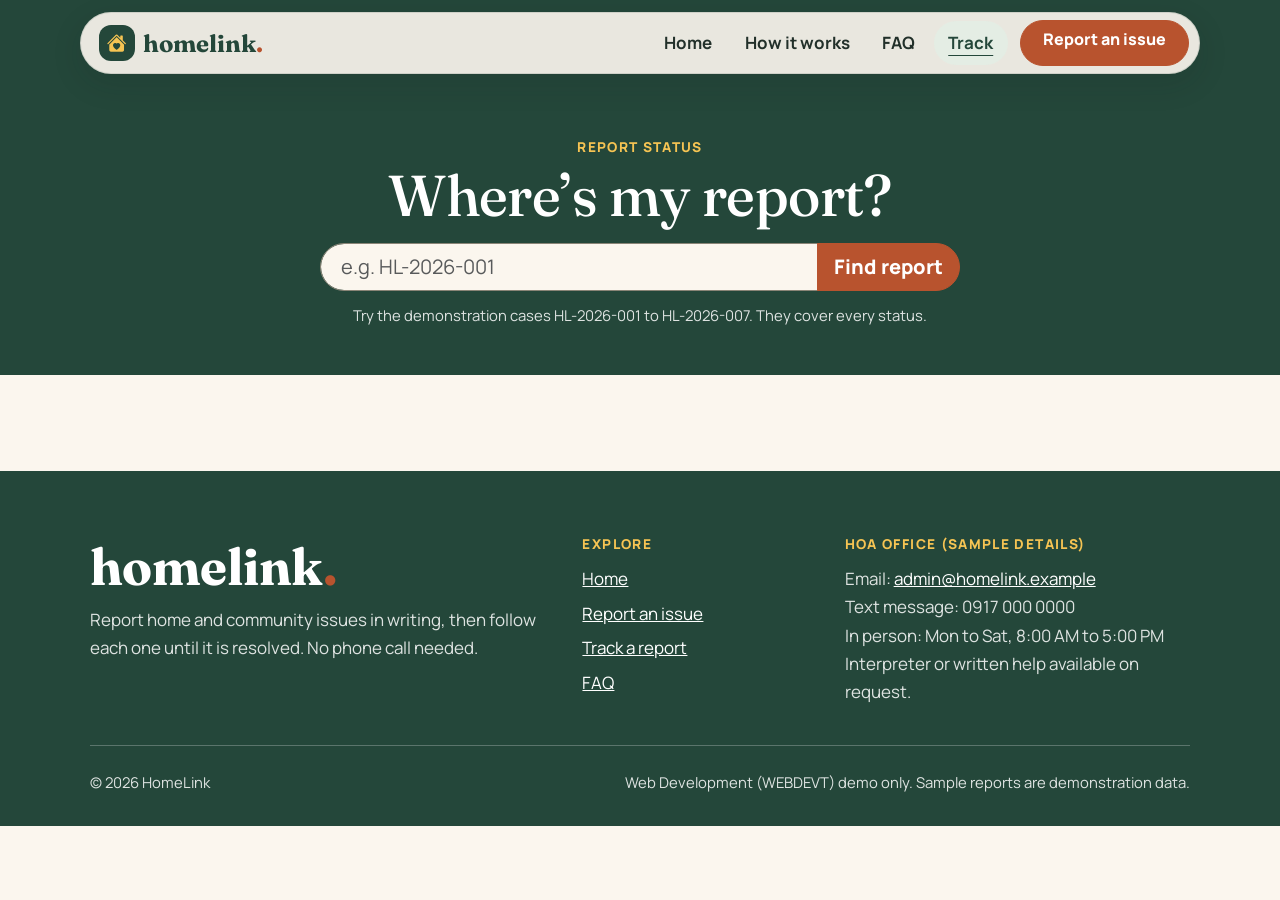
<file: track.html>
<!doctype html>
<html lang="en">
<head>
    <meta charset="utf-8">
    <meta name="viewport" content="width=device-width, initial-scale=1">
    <meta name="theme-color" content="#24473a">
    <meta name="description" content="View the status and details of a HomeLink report.">
    <title>Track a report | HomeLink</title>

    <link href="https://cdn.jsdelivr.net/npm/bootstrap@5.3.3/dist/css/bootstrap.min.css" rel="stylesheet" integrity="sha384-QWTKZyjpPEjISv5WaRU9OFeRpok6YctnYmDr5pNlyT2bRjXh0JMhjY6hW+ALEwIH" crossorigin="anonymous">
    <link rel="stylesheet" href="https://cdn.jsdelivr.net/npm/bootstrap-icons@1.11.3/font/bootstrap-icons.min.css">
    <link rel="preconnect" href="https://fonts.googleapis.com">
    <link rel="preconnect" href="https://fonts.gstatic.com" crossorigin>
    <link href="https://fonts.googleapis.com/css2?family=Fraunces:ital,opsz,wght@0,9..144,600;0,9..144,700;1,9..144,600&family=Manrope:wght@400;500;600;700;800&display=swap" rel="stylesheet">
    <link rel="stylesheet" href="styles/base.css">
    <link rel="stylesheet" href="styles/track.css">
    <script src="scripts/menu.js" defer></script>
    <script src="scripts/track.js" defer></script>
</head>
<body>
    <a class="skip-link" href="#main">Skip to main content</a>

    <header class="site-header">
        <nav class="navbar navbar-expand-md" aria-label="Main">
            <a class="navbar-brand" href="index.html" aria-label="HomeLink home page">
                <span class="brand-mark" aria-hidden="true"><i class="bi bi-house-heart-fill"></i></span>
                <span class="brand-name">homelink<span class="brand-period">.</span></span>
            </a>
            <button class="navbar-toggler border-0" type="button" aria-label="Open navigation menu" aria-expanded="false" aria-controls="site-navigation">
                <span class="navbar-toggler-icon" aria-hidden="true"></span>
            </button>
            <ul class="navbar-nav navbar-collapse collapse ms-md-auto justify-content-md-end align-items-md-center gap-md-1" id="site-navigation">
                <li class="nav-item"><a class="nav-link" href="index.html">Home</a></li>
                <li class="nav-item"><a class="nav-link" href="index.html#how-it-works">How it works</a></li>
                <li class="nav-item"><a class="nav-link" href="faq.html">FAQ</a></li>
                <li class="nav-item"><a class="nav-link" href="track.html" aria-current="page">Track</a></li>
                <li class="nav-item"><a class="btn btn-clay ms-md-2" href="report.html">Report an issue</a></li>
            </ul>
        </nav>
    </header>

    <main id="main">
        <header class="search-band">
            <p class="page-kicker">Report status</p>
            <h1 class="page-title" id="track-title">Where’s my report?</h1>
            <form id="track-search-form" role="search" aria-labelledby="track-title" novalidate>
                <label class="visually-hidden" for="track-report-number">
                    Reference number
                </label>

                <div class="input-group input-group-lg">
                    <!-- no "pattern" or "title" here: the format rule lives in track.js only, so it can never disagree with it -->
                    <input class="form-control"
                           id="track-report-number"
                           name="report-number"
                           type="text"
                           placeholder="e.g. HL-2026-001"
                           autocomplete="off"
                           autocapitalize="characters"
                           spellcheck="false"
                           required
                           aria-describedby="track-error track-hint">

                    <button class="btn btn-clay" type="submit">
                        Find report
                    </button>
                </div>

                <!-- the ONE place every problem with the reference number is shown (empty, wrong format, not found) -->
                <p class="track-error" id="track-error" role="alert" hidden></p>

                <small class="track-hint" id="track-hint">
                    Try the demonstration cases HL-2026-001 to HL-2026-007.
                    They cover every status.
                </small>
            </form>
        </header>

        <section class="wrap" aria-label="Report details">
            <p class="track-notice" id="track-notice" role="status" hidden></p>

            <article class="track-report" id="track-report" aria-labelledby="track-report-heading" hidden>
                <header class="ticket-head">
                    <p class="track-category" id="track-category"></p>
                    <h2 class="track-report-number" id="track-report-heading"></h2>
                    <p class="track-status" id="track-status"></p>
                </header>

                <section class="track-progress" aria-labelledby="track-progress-title">
                    <h3 class="track-progress-title" id="track-progress-title">Progress</h3>
                    <ol class="track-timeline" id="track-timeline"></ol>
                </section>

                <dl class="details">
                    <dt>Description</dt>
                    <dd class="wide" id="track-description"></dd>
                    <dt>Type of problem</dt>
                    <dd id="track-detail"></dd>
                    <dt>Location</dt>
                    <dd id="track-location"></dd>
                    <dt>Date observed</dt>
                    <dd id="track-observed"></dd>
                    <dt>Submitted</dt>
                    <dd id="track-submitted"></dd>
                    <dt>Updates by</dt>
                    <dd id="track-method"></dd>
                    <dt id="track-photo-label" hidden>Photo</dt>
                    <dd id="track-photo" hidden></dd>
                </dl>

                <section class="track-verdict" id="track-outcome" aria-labelledby="track-outcome-title" hidden>
                    <p class="track-verdict-kicker" id="track-outcome-kicker"></p>
                    <h3 class="track-verdict-title" id="track-outcome-title"></h3>
                    <p id="track-outcome-copy"></p>
                </section>
            </article>
        </section>
    </main>

    <footer class="site-footer">
        <section aria-labelledby="footer-about">
            <h2 class="visually-hidden" id="footer-about">About HomeLink</h2>
            <p class="footer-wordmark">homelink<span class="brand-period">.</span></p>
            <p>Report home and community issues in writing, then follow each one until it is resolved. No phone call needed.</p>
        </section>
        <nav aria-labelledby="footer-explore">
            <h2 class="footer-heading" id="footer-explore">Explore</h2>
            <ul>
                <li><a href="index.html">Home</a></li>
                <li><a href="report.html">Report an issue</a></li>
                <li><a href="track.html">Track a report</a></li>
                <li><a href="faq.html">FAQ</a></li>
            </ul>
        </nav>
        <section aria-labelledby="footer-contact">
            <h2 class="footer-heading" id="footer-contact">HOA office (sample details)</h2>
            <address>
                Email: <a href="mailto:admin@homelink.example">admin@homelink.example</a><br>
                Text message: 0917 000 0000<br>
                In person: Mon to Sat, <time datetime="08:00">8:00 AM</time> to <time datetime="17:00">5:00 PM</time><br>
                Interpreter or written help available on request.
            </address>
        </section>
        <p class="footer-legal">
            <small>&copy; 2026 HomeLink</small>
            <small>Web Development (WEBDEVT) demo only. Sample reports are demonstration data.</small>
        </p>
    </footer>
</body>
</html>
</file>
<file: styles/base.css>
/*
   ROOT VARIABLES
   Main colors and fonts used throughout the website
*/

:root {
  --forest: #24473a;
  --sage: #e4ede4;
  --sage-2: #c5d8c9;
  --cream: #fbf6ee;
  --clay: #b8532e;
  --clay-dark: #98421f;
  --sun: #f6c453;
  --ink: #22302a;
  --muted: #55645c;
  --line: #e3dccd;

  --display-font: "Fraunces", Georgia, serif;
  --bs-body-font-family: "Manrope", system-ui, sans-serif;

  --bs-body-color: var(--ink);
  --bs-body-bg: var(--cream);
}


/*
   GENERAL STYLES
*/

[hidden] {
  display: none !important;
}

html {
  scroll-behavior: smooth;
}

body {
  font-size: 1.0625rem;
  line-height: 1.65;
}

h1,
h2,
h3,
h4 {
  font-family: var(--display-font);
  letter-spacing: -0.01em;
}

a {
  color: var(--clay-dark);
}

:focus-visible {
  outline: 3px solid var(--sun);
  outline-offset: 2px;
}

ul,
ol {
  padding-left: 0;
  list-style: none;
}


/*
   SKIP LINK
   Allows keyboard users to skip to main content
*/

.skip-link {
  position: absolute;
  z-index: 200;
  top: -5rem;
  left: 1rem;

  padding: 0.75rem 1.25rem;

  border-radius: 999px;
  background: var(--forest);
  color: #fff;
  font-weight: 800;
}

.skip-link:focus {
  top: 1rem;
  color: #fff;
}


/*
   PAGE WRAPPER
*/

.wrap {
  width: min(1100px, calc(100% - 2rem));
  margin-inline: auto;
  padding-block: 3rem;
}


/*
   NAVIGATION BAR
*/

.site-header {
  position: sticky;
  top: 0;
  z-index: 100;
  height: 0;
}

.site-header .navbar {
  position: absolute;
  top: 12px;
  left: 50%;
  transform: translateX(-50%);

  width: min(1120px, calc(100% - 24px));
  padding: 0.45rem 0.6rem 0.45rem 1.1rem;

  border: 1px solid rgb(36 71 58 / 14%);
  border-radius: 999px;

  background: rgb(251 246 238 / 92%);
  backdrop-filter: blur(12px);

  box-shadow: 0 10px 30px rgb(20 30 25 / 14%);
}

/* Brand */
.navbar-brand {
  display: flex;
  align-items: center;
  gap: 0.5rem;

  margin: 0 0.75rem 0 0;
  padding: 0;

  text-decoration: none;
}

.brand-mark {
  display: grid;
  width: 36px;
  aspect-ratio: 1;
  place-items: center;

  border-radius: 12px;
  background: var(--forest);
  color: var(--sun);
}

.brand-name {
  color: var(--forest);
  font: 700 1.5rem var(--display-font);
}

.brand-period {
  color: var(--clay);
}

/* Navigation links */
.nav-link {
  border-radius: 999px;
  padding: 0.5rem 0.9rem !important;

  color: var(--ink);
  font-weight: 700;
}

.nav-link:hover {
  background: var(--sage);
}

.nav-link[aria-current="page"] {
  background: var(--sage);
  color: var(--forest);

  text-decoration: underline;
  text-underline-offset: 6px;
}

/* Mobile navigation */
@media (max-width: 767.98px) {
  .site-header .navbar {
    border-radius: 26px;
  }

  .navbar-nav {
    padding: 0.5rem 0 0.75rem;
  }

  .navbar-nav .btn {
    margin-top: 0.5rem;
  }
}


/*
   BUTTONS
*/

.btn {
  min-height: 46px;
  border-radius: 999px;
  padding-inline: 1.4rem;

  font-weight: 800;
}

.btn-clay {
  --bs-btn-color: #fff;
  --bs-btn-bg: var(--clay);
  --bs-btn-border-color: var(--clay);

  --bs-btn-hover-color: #fff;
  --bs-btn-hover-bg: var(--clay-dark);
  --bs-btn-hover-border-color: var(--clay-dark);
}

.btn-forest {
  --bs-btn-color: #fff;
  --bs-btn-bg: var(--forest);
  --bs-btn-border-color: var(--forest);

  --bs-btn-hover-color: #fff;
  --bs-btn-hover-bg: #183228;
  --bs-btn-hover-border-color: #183228;
}

.btn-ghost {
  --bs-btn-color: #fff;
  --bs-btn-border-color: rgb(255 255 255 / 80%);

  --bs-btn-hover-color: var(--forest);
  --bs-btn-hover-bg: #fff;
  --bs-btn-hover-border-color: #fff;
}


/*
   STATUS PILLS
*/

.pill,
.track-status {
  display: inline-block;
  padding: 0.3rem 0.85rem;

  border-radius: 999px;
  background: var(--sage);
  color: var(--forest);

  font-size: 0.85rem;
  font-weight: 800;
}

.pill::before,
.track-status::before {
  content: "○ ";
}

.is-verdict::before {
  content: "✓ ";
}

.is-warn::before {
  content: "! ";
}

.is-bad::before {
  content: "✕ ";
}

.is-warn {
  background: #fff0cf;
  color: #6d4a07;
}

.is-bad {
  background: #fbe3dc;
  color: #8a2a1a;
}

.is-verdict {
  background: #d6ecd9;
  color: #17502b;
}


/*
   PAGE HEADER
*/

.page-band {
  padding: 8.5rem max(1rem, calc((100% - 1100px) / 2)) 3rem;

  background: linear-gradient(180deg, var(--sage), var(--cream));
}

.page-kicker {
  margin: 0 0 0.5rem;

  color: var(--clay-dark);
  font-size: 0.85rem;
  font-weight: 800;
  letter-spacing: 0.1em;
  text-transform: uppercase;
}

.page-title {
  margin-bottom: 1rem;

  font-size: clamp(2.2rem, 5vw, 3.6rem);
  line-height: 1.05;
}

.page-copy {
  max-width: 580px;
  margin: 0;

  color: var(--muted);
  font-size: 1.1rem;
}


/*
   FORMS
*/

.form-control,
.form-select {
  min-height: 48px;

  border-radius: 12px;
  border-color: #8a8577;
}

textarea.form-control {
  min-height: 120px;
}

.form-label {
  font-weight: 800;
}

.invalid-feedback {
  font-weight: 700;
  font-size: 0.95rem;
}

.invalid-feedback::before {
  content: "⚠ ";
}


/*
   FOOTER
*/

.site-footer {
  display: grid;
  grid-template-columns: 2fr 1fr 1.5fr;
  gap: 2rem;

  padding: 4rem max(1rem, calc((100% - 1100px) / 2)) 2rem;

  background: var(--forest);
  color: rgb(255 255 255 / 85%);
}

.site-footer a {
  color: #fff;
}

.footer-wordmark {
  margin: 0 0 0.5rem;

  color: #fff;
  font: 700 clamp(2rem, 6vw, 3.2rem) var(--display-font);
}

.footer-heading {
  margin-bottom: 0.75rem;

  color: var(--sun);
  font: 800 0.85rem var(--bs-body-font-family);
  letter-spacing: 0.1em;
  text-transform: uppercase;
}

.site-footer li + li {
  margin-top: 0.4rem;
}

.site-footer address {
  margin: 0;
}

.footer-legal {
  display: flex;
  flex-wrap: wrap;
  justify-content: space-between;
  gap: 0.5rem;

  grid-column: 1 / -1;
  margin: 0;
  padding-top: 1.5rem;

  border-top: 1px solid rgb(255 255 255 / 25%);
}


/*
   RESPONSIVE DESIGN
*/

/* Mobile footer */
@media (max-width: 767.98px) {
  .site-footer {
    grid-template-columns: 1fr;
  }
}


/* ========================================
   REDUCED MOTION
   Respects users who prefer less animation
======================================== */

@media (prefers-reduced-motion: reduce) {
  html {
    scroll-behavior: auto;
  }

  * {
    transition: none !important;
    animation: none !important;
  }
}
</file>
<file: styles/home.css>
/*
   HERO SECTION
*/

.hero {
    position: relative;
    isolation: isolate;

    display: flex;
    flex-direction: column;
    align-items: center;

    min-height: 92svh;
    padding: 9rem 1rem 16rem;
    overflow: hidden;

    background: #2b3a5c;
    color: #fff;
    text-align: center;
}


/* Hero background image */
.hero-figure {
    position: absolute;
    z-index: -1;
    inset: 0;

    margin: 0;
}

.hero-figure img {
    display: block;

    width: 100%;
    height: 100%;

    object-fit: cover;
    object-position: center bottom;
}

.hero-figure::after {
    position: absolute;
    inset: 0;

    background: linear-gradient(
            180deg,
            rgb(20 28 50 / 60%),
            rgb(20 28 50 / 12%) 55%,
            transparent
    );

    content: "";
}


/* Hero badge */
.hero-badge {
    display: inline-flex;
    align-items: center;
    gap: 0.5rem;

    margin: 0 0 1.25rem;
    padding: 0.4rem 1rem;

    border: 1px solid rgb(255 255 255 / 45%);
    border-radius: 999px;
    background: rgb(255 255 255 / 14%);

    font-weight: 800;
    font-size: 0.9rem;
}


/* Hero title and description */
.hero-title {
    max-width: 860px;
    margin: 0 auto 1rem;

    font-size: clamp(2.5rem, 7vw, 5rem);
    font-weight: 700;
    line-height: 1.04;
}

.hero-title em {
    color: var(--sun);
    font-style: italic;
}

.hero-copy {
    max-width: 560px;
    margin: 0 auto 1.75rem;

    font-size: 1.15rem;
}


/* Hero buttons */
.hero-actions {
    display: flex;
    flex-wrap: wrap;
    justify-content: center;
    gap: 1rem;

    margin: 0;
}


/*
   QUICK LINKS SECTION
*/

.quick {
    position: relative;
    z-index: 2;

    display: grid;
    grid-template-columns: 7fr 5fr;
    grid-template-areas:
        "title lookup"
        "chips lookup";

    gap: 1rem 2rem;

    width: min(1100px, calc(100% - 2rem));
    margin: -9rem auto 0;
    padding: clamp(1.25rem, 3vw, 2rem);

    border-radius: 28px;
    background: #fff;
    box-shadow: 0 24px 60px rgb(36 71 58 / 20%);
}

.quick h2 {
    grid-area: title;

    margin: 0;
    font-size: 1.5rem;
}


/* Quick link buttons */
.chips {
    display: grid;
    grid-area: chips;
    grid-template-columns: 1fr 1fr;
    gap: 0.5rem;

    margin: 0;
}

.chips a {
    display: flex;
    align-items: center;
    gap: 0.75rem;

    min-height: 56px;
    padding: 0.6rem 0.9rem;

    border: 1.5px solid var(--line);
    border-radius: 16px;

    color: var(--ink);
    font-weight: 800;
    text-decoration: none;
}

.chips a:hover {
    border-color: var(--clay);
}

.chips i {
    display: grid;

    width: 36px;
    aspect-ratio: 1;
    place-items: center;

    border-radius: 10px;
    background: var(--sage);
    color: var(--forest);
}


/* Lookup form */
.lookup {
    grid-area: lookup;

    padding: 1.25rem;
    border-radius: 20px;

    background: var(--sage);
}

.lookup h3 {
    font-size: 1.25rem;
}

.lookup-feedback {
    margin: 0.5rem 0 0;

    color: var(--clay-dark);
    font-weight: 700;
}


/*
   SECTION TITLES
*/

.section-title {
    margin-bottom: 1.5rem;

    font-size: clamp(1.9rem, 4vw, 2.8rem);
    line-height: 1.1;
}


/*
   COMMUNITY UPDATES
*/

.updates {
    display: flex;
    gap: 1rem;

    margin: 0;
    padding-bottom: 0.75rem;
    overflow-x: auto;

    scroll-snap-type: x mandatory;
}

.updates li {
    flex: 0 0 min(300px, 80%);

    scroll-snap-align: start;
}


/* Update cards */
.update-card {
    height: 100%;
    padding: 1.25rem;

    border: 1px solid var(--line);
    border-radius: 20px;
    background: #fff;
}

.update-card h3 {
    margin: 0.75rem 0 0.5rem;

    font-size: 1.15rem;
}

.update-card p {
    margin: 0 0 0.5rem;

    color: var(--muted);
}

.update-card time {
    color: var(--muted);
    font-size: 0.85rem;
}


/*
   BENTO GRID / SERVICES SECTION
*/

.bento {
    display: grid;
    grid-template-columns: repeat(12, 1fr);
    gap: 1rem;

    margin: 0;
}

.bento li {
    display: flex;
}


/* Service tiles */
.tile {
    position: relative;

    display: flex;
    flex: 1;
    flex-direction: column;
    justify-content: space-between;

    min-height: 220px;
    padding: 1.5rem;

    border-radius: 24px;
}

.tile i {
    font-size: 2rem;
}

.tile h3 {
    margin: 0.75rem 0 0.4rem;

    font-size: 1.5rem;
}

.tile h3 a {
    color: inherit;
    text-decoration: none;
}

.tile h3 a:hover {
    text-decoration: underline;
}

.tile p {
    max-width: 40ch;
    margin: 0 0 1rem;
}

.tile .go {
    font-weight: 800;
}


/* Bento grid column sizes */
.bento li:nth-child(1) {
    grid-column: span 7;
}

.bento li:nth-child(2) {
    grid-column: span 5;
}

.bento li:nth-child(3) {
    grid-column: span 5;
}

.bento li:nth-child(4) {
    grid-column: span 7;
}


/* Individual tile colors */
.bento li:nth-child(1) .tile {
    background: var(--sage-2);
}

.bento li:nth-child(2) .tile {
    background: #fde7c0;
}

.bento li:nth-child(3) .tile {
    background: #f9d5c6;
}

.bento li:nth-child(4) .tile {
    background: var(--forest);
    color: #fff;
}


/*
   HOW IT WORKS SECTION
*/

.how {
    display: grid;
    grid-template-columns: 5fr 7fr;
    gap: 3rem;
}

.how > header {
    align-self: start;
}


/* Steps list */
.steps {
    margin: 0;

    counter-reset: step;
}

.steps li {
    position: relative;

    padding: 1.5rem 0 1.5rem 4.5rem;

    border-top: 2px dashed var(--sage-2);

    counter-increment: step;
}


/* Step numbers */
.steps li::before {
    position: absolute;
    top: 1rem;
    left: 0;

    color: var(--clay);
    font: 700 3rem/1 var(--display-font);

    content: counter(step);
}


/* Step headings and descriptions */
.steps h3 {
    font-size: 1.4rem;
}

.steps p {
    margin: 0;

    color: var(--muted);
}


/*
   COMMUNITY FEATURES
*/

.comms-list {
    display: grid;
    grid-template-columns: repeat(auto-fit, minmax(240px, 1fr));
    gap: 1rem;

    margin: 0;
}

.comms-list article {
    height: 100%;
    padding: 1.5rem;

    border: 1px solid var(--line);
    border-radius: 20px;
    background: #fff;
}

.comms-list i {
    color: var(--forest);
    font-size: 1.75rem;
}

.comms-list h3 {
    margin: 0.5rem 0;

    font-size: 1.2rem;
}

.comms-list p {
    margin: 0;

    color: var(--muted);
}


/*
   CALL TO ACTION SECTION
*/

.cta-band {
    display: flex;
    flex-wrap: wrap;
    align-items: center;
    justify-content: space-between;
    gap: 1rem;

    width: min(1100px, calc(100% - 2rem));
    margin: 0 auto 3rem;
    padding: clamp(2rem, 6vw, 4rem);

    border-radius: 32px;
    background: var(--clay-dark);
    color: #fff;
}

.cta-band h2 {
    margin-bottom: 0.5rem;

    font-size: clamp(1.8rem, 4vw, 2.8rem);
}

.cta-band p {
    margin: 0;
}

.cta-band .btn-light {
    color: var(--clay-dark);
}


/*
   RESPONSIVE DESIGN
*/

/* Tablet screens */
@media (max-width: 991.98px) {

    /* Quick links */
    .quick {
        grid-template-columns: 1fr;
        grid-template-areas:
            "title"
            "chips"
            "lookup";
    }

    /* How it works */
    .how {
        grid-template-columns: 1fr;
        gap: 1rem;
    }
}

/* Smaller tablet and mobile screens */
@media (max-width: 767.98px) {

    /* Bento grid */
    .bento li:nth-child(n) {
        grid-column: span 12;
    }

    .tile {
        min-height: 0;
    }
}

/* Mobile screens */
@media (min-width: 992px) {

    /* Sticky how it works heading */
    .how > header {
        position: sticky;
        top: 110px;
    }
}
</file>
<file: styles/confirmation.css>
/*
   CONFIRMATION LAYOUT
 */

.confirm-wrap {
    max-width: 600px;
}


/*
   RECEIPT AND EMPTY STATE
 */

.receipt,
.confirm-empty {
    padding: 2rem;

    border: 1px solid var(--line);
    border-radius: 24px;
    background: #fff;

    box-shadow: 0 20px 50px rgb(36 71 58 / 12%);
}


/*
   RECEIPT HEADER
*/

.receipt > header {
    padding-bottom: 1.5rem;

    border-bottom: 2px dashed var(--line);

    text-align: center;
}


/* Success icon */
.receipt-check {
    display: grid;

    width: 64px;
    aspect-ratio: 1;
    place-items: center;

    margin: 0 auto 1rem;

    border-radius: 50%;
    background: #d6ecd9;
    color: #17502b;

    font-size: 2rem;
}


/*
   CONFIRMATION NUMBER
 */

.confirm-label {
    margin: 1rem 0 0.25rem;

    color: var(--muted);
    font-size: 0.85rem;
    font-weight: 800;
    letter-spacing: 0.08em;
    text-transform: uppercase;
}

.confirm-number {
    margin: 0;
    overflow-wrap: anywhere;

    color: var(--clay-dark);
    font: 700 clamp(2rem, 9vw, 3rem) var(--display-font);
}


/*
   RECEIPT DETAILS
 */

.receipt dl {
    display: grid;
    grid-template-columns: max-content 1fr;
    gap: 0.5rem 1.25rem;

    margin: 1.5rem 0;
}

.receipt dt {
    color: var(--muted);
    font-weight: 800;
}

.receipt dd {
    margin: 0;
}


/*
   CONFIRMATION ACTIONS
 */

.confirm-actions {
    display: flex;
    flex-wrap: wrap;
    gap: 0.75rem;

    margin: 0;
}


/*
   EMPTY CONFIRMATION STATE
 */

.confirm-empty {
    text-align: center;
}
</file>
<file: styles/faq.css>
/*
   FAQ LAYOUT
*/

.faq-layout {
    display: grid;
    grid-template-columns: 220px 1fr;
    gap: 2rem;

    align-items: start;
}


/*
   FAQ NAVIGATION
*/

.faq-nav {
    position: sticky;
    top: 100px;
}

.faq-nav ul {
    margin: 0;
}

.faq-nav a {
    display: block;

    padding: 0.5rem 0.9rem;
    border-radius: 999px;

    color: var(--ink);
    font-weight: 700;
    text-decoration: none;
}

.faq-nav a:hover {
    background: var(--sage);
    text-decoration: underline;
}


/*
   FAQ CONTENT
*/

.faq-layout h2 {
    font-size: 1.8rem;
}


/* Individual FAQ items */
.faq-item {
    margin-bottom: 0.75rem;
    padding: 1.1rem 1.4rem;

    border: 1px solid var(--line);
    border-radius: 18px;
    background: #fff;
}

.faq-item[open] {
    border-color: var(--forest);
}


/* FAQ question */
.faq-item summary {
    cursor: pointer;
    font-weight: 800;
}


/* FAQ answer */
.faq-item p {
    margin: 0.75rem 0 0;

    color: var(--muted);
}


/*
   REPORT STATUS SECTION
*/

#statuses {
    margin-top: 3rem;
}


/* Status list layout */
.status-list {
    display: grid;
    grid-template-columns: max-content 1fr;
    gap: 0.75rem 1.25rem;

    align-items: center;

    margin: 0;
    padding: 1.25rem;

    border: 1px solid var(--line);
    border-radius: 20px;
    background: #fff;
}


/* Status descriptions */
.status-list dd {
    margin: 0;

    color: var(--muted);
}


/*
   RESPONSIVE DESIGN
*/

/* Tablet and smaller screens */
@media (max-width: 991.98px) {

    /* FAQ layout */
    .faq-layout {
        grid-template-columns: 1fr;
    }

    /* FAQ navigation */
    .faq-nav {
        position: static;
    }

    .faq-nav ul {
        display: flex;
        flex-wrap: wrap;
        gap: 0.5rem;
    }
}


/* Mobile screens */
@media (max-width: 575.98px) {

    /* Status list */
    .status-list {
        grid-template-columns: 1fr;
        gap: 0.25rem;
    }

    .status-list dd {
        margin-bottom: 0.75rem;
    }
}
</file>
<file: styles/report.css>
/* Main report layout */
.report-layout {
    display: grid;
    grid-template-columns: 1fr 340px;
    gap: 2rem;
    align-items: start;
}


/* Form section cards */
.form-card {
    display: grid;
    grid-template-columns: 1fr 1fr;
    gap: 1rem;

    min-width: 0;
    margin-bottom: 1.5rem;
    padding: clamp(1.25rem, 3vw, 2rem);

    border: 1px solid var(--line);
    border-radius: 24px;
    background: #fff;
}


/* Section titles */
.form-card legend {
    display: flex;
    align-items: center;
    gap: 0.75rem;

    grid-column: 1 / -1;
    float: none;
    width: auto;
    margin-bottom: 0.5rem;

    font: 700 1.35rem var(--display-font);
}

/* Number beside each section title */
.form-card legend::before {
    display: grid;
    width: 34px;
    aspect-ratio: 1;
    place-items: center;

    border-radius: 50%;
    background: var(--forest);
    color: #fff;

    font: 800 0.95rem var(--bs-body-font-family);
    content: attr(data-step);
}


/* Form fields */
.field {
    margin: 0;
}

.field.full {
    grid-column: 1 / -1;
}

.field .form-text {
    display: block;
}


/* Checkboxes */
.form-check.field {
    padding-left: 2rem;
}

.form-check-input {
    width: 1.4rem;
    height: 1.4rem;
    margin-left: -2rem;
}


/* Form buttons and status */
.form-actions {
    display: flex;
    flex-wrap: wrap;
    align-items: center;
    gap: 1rem;

    margin: 0;
}

.report-form-status {
    margin: 0;
    color: var(--clay-dark);
    font-weight: 800;
}

.report-form-status::before {
    content: "⚠ ";
}


/* Tips sidebar */
.tips {
    position: sticky;
    top: 100px;

    padding: 1.5rem;
    border-radius: 24px;

    background: var(--forest);
    color: #fff;
}

.tips h2 {
    font-size: 1.3rem;
}

.tips ul {
    margin: 0 0 1.25rem;
    padding-left: 1.25rem;

    list-style: disc;
}

.tips li {
    margin-bottom: 0.5rem;
}

/* Emergency information */
.tips .side-note {
    margin: 0;
    padding: 1rem;

    border: 2px dashed var(--sun);
    border-radius: 16px;
}


/* Tablet and smaller screens */
@media (max-width: 991.98px) {
    .report-layout {
        grid-template-columns: 1fr;
    }

    .tips {
        position: static;
    }
}


/* Mobile screens */
@media (max-width: 575.98px) {
    .form-card {
        grid-template-columns: 1fr;
    }
}
</file>
<file: styles/track.css>
﻿.search-band {
    padding: 8.5rem 1rem 3rem;
    background: var(--forest);
    color: #fff;
    text-align: center;
}

    .search-band .page-kicker {
        color: var(--sun);
    }

    .search-band form {
        max-width: 640px;
        margin: 0 auto;
    }

    .search-band .input-group {
        margin: 0;
    }

    .search-band .form-control {
        padding-inline: 1.25rem;
        border-radius: 999px 0 0 999px;
    }

    .search-band .btn {
        border-radius: 0 999px 999px 0;
    }

.track-hint {
    display: block;
    margin-top: 0.75rem;
    color: rgb(255 255 255 / 85%);
}

.track-notice {
    max-width: 720px;
    padding: 1rem 1.25rem;
    border-radius: 16px;
    background: #fff0cf;
    color: #5a3d05;
    font-weight: 700;
}

.track-report {
    display: grid;
    grid-template-columns: 5fr 7fr;
    grid-template-areas: "head details" "progress details" "progress outcome";
    gap: 1.25rem;
    align-items: start;
}

.ticket-head, .track-progress, .details, .track-verdict {
    padding: 1.5rem;
    border: 1px solid var(--line);
    border-radius: 24px;
    background: #fff;
}

.ticket-head {
    grid-area: head;
}

.track-progress {
    grid-area: progress;
}

.details {
    grid-area: details;
    display: grid;
    grid-template-columns: 1fr 1fr;
    gap: 1.25rem;
    margin: 0;
    padding: clamp(1.25rem, 3vw, 2rem);
}

.track-verdict {
    grid-area: outcome;
    background: var(--sage);
}

.track-category {
    margin: 0 0 0.25rem;
    color: var(--clay-dark);
    font-size: 0.85rem;
    font-weight: 800;
    letter-spacing: 0.08em;
    text-transform: uppercase;
}

.track-report-number {
    margin: 0 0 0.75rem;
    overflow-wrap: anywhere;
    font-size: 1.7rem;
}

.track-status {
    margin: 0;
}

.details dt {
    color: var(--muted);
    font-size: 0.8rem;
    font-weight: 800;
    letter-spacing: 0.08em;
    text-transform: uppercase;
}

.details dd {
    margin: 0 0 0.25rem;
    overflow-wrap: anywhere;
    font-weight: 500;
}

.details .wide {
    grid-column: 1 / -1;
}

.track-progress-title {
    margin-bottom: 1.25rem;
    font-size: 1.2rem;
}

.track-timeline {
    margin: 0;
}

.track-step {
    position: relative;
    display: grid;
    grid-template-columns: 38px 1fr;
    column-gap: 1rem;
    padding-bottom: 1.4rem;
}

    .track-step:not(:last-child)::before {
        position: absolute;
        top: 38px;
        bottom: 0;
        left: 18px;
        width: 2px;
        background: var(--sage-2);
        content: "";
    }

    .track-step.is-complete:not(:last-child)::before {
        background: var(--forest);
    }

.track-step-marker {
    grid-row: span 2;
    display: grid;
    width: 38px;
    aspect-ratio: 1;
    place-items: center;
    border: 2px solid var(--muted);
    border-radius: 50%;
    background: #fff;
    color: var(--muted);
    font-weight: 800;
}

.track-step.is-complete .track-step-marker {
    border-color: var(--forest);
    background: var(--forest);
    color: #fff;
}

.track-step.is-current .track-step-marker {
    border-color: var(--clay-dark);
    background: var(--clay-dark);
    color: #fff;
    box-shadow: 0 0 0 4px #f9d5c6;
}

.track-step-title {
    margin: 0.35rem 0 0.15rem;
    font: 800 1.05rem var(--bs-body-font-family);
}

.track-step-copy {
    margin: 0;
    color: var(--muted);
    font-size: 0.95rem;
}

.track-verdict-kicker {
    margin: 0 0 0.5rem;
    color: var(--forest);
    font-size: 0.8rem;
    font-weight: 800;
    letter-spacing: 0.08em;
    text-transform: uppercase;
}

.track-verdict-title {
    font-size: 1.4rem;
}

.track-verdict p:last-child {
    margin: 0;
}

.track-demo-note {
    margin-top: 1.5rem;
    color: var(--muted);
    font-size: 0.9rem;
}

@media (max-width: 991.98px) {
    .track-report {
        grid-template-columns: 1fr;
        grid-template-areas: "head" "progress" "details" "outcome";
    }
}

@media (max-width: 575.98px) {
    .details {
        grid-template-columns: 1fr;
    }
}

.track-error {
    display: inline-block;
    margin: 0.75rem 0 0;
    padding: 0.5rem 1rem;
    border-radius: 12px;
    background: #fbe3dc;
    color: #8a2a1a;
    font-weight: 700;
}

    .track-error::before {
        content: "⚠ ";
    }

.search-band .form-control.is-invalid {
    border-color: var(--sun);
    background-image: none;
    box-shadow: 0 0 0 0.25rem rgb(246 196 83 / 45%);
}
</file>
